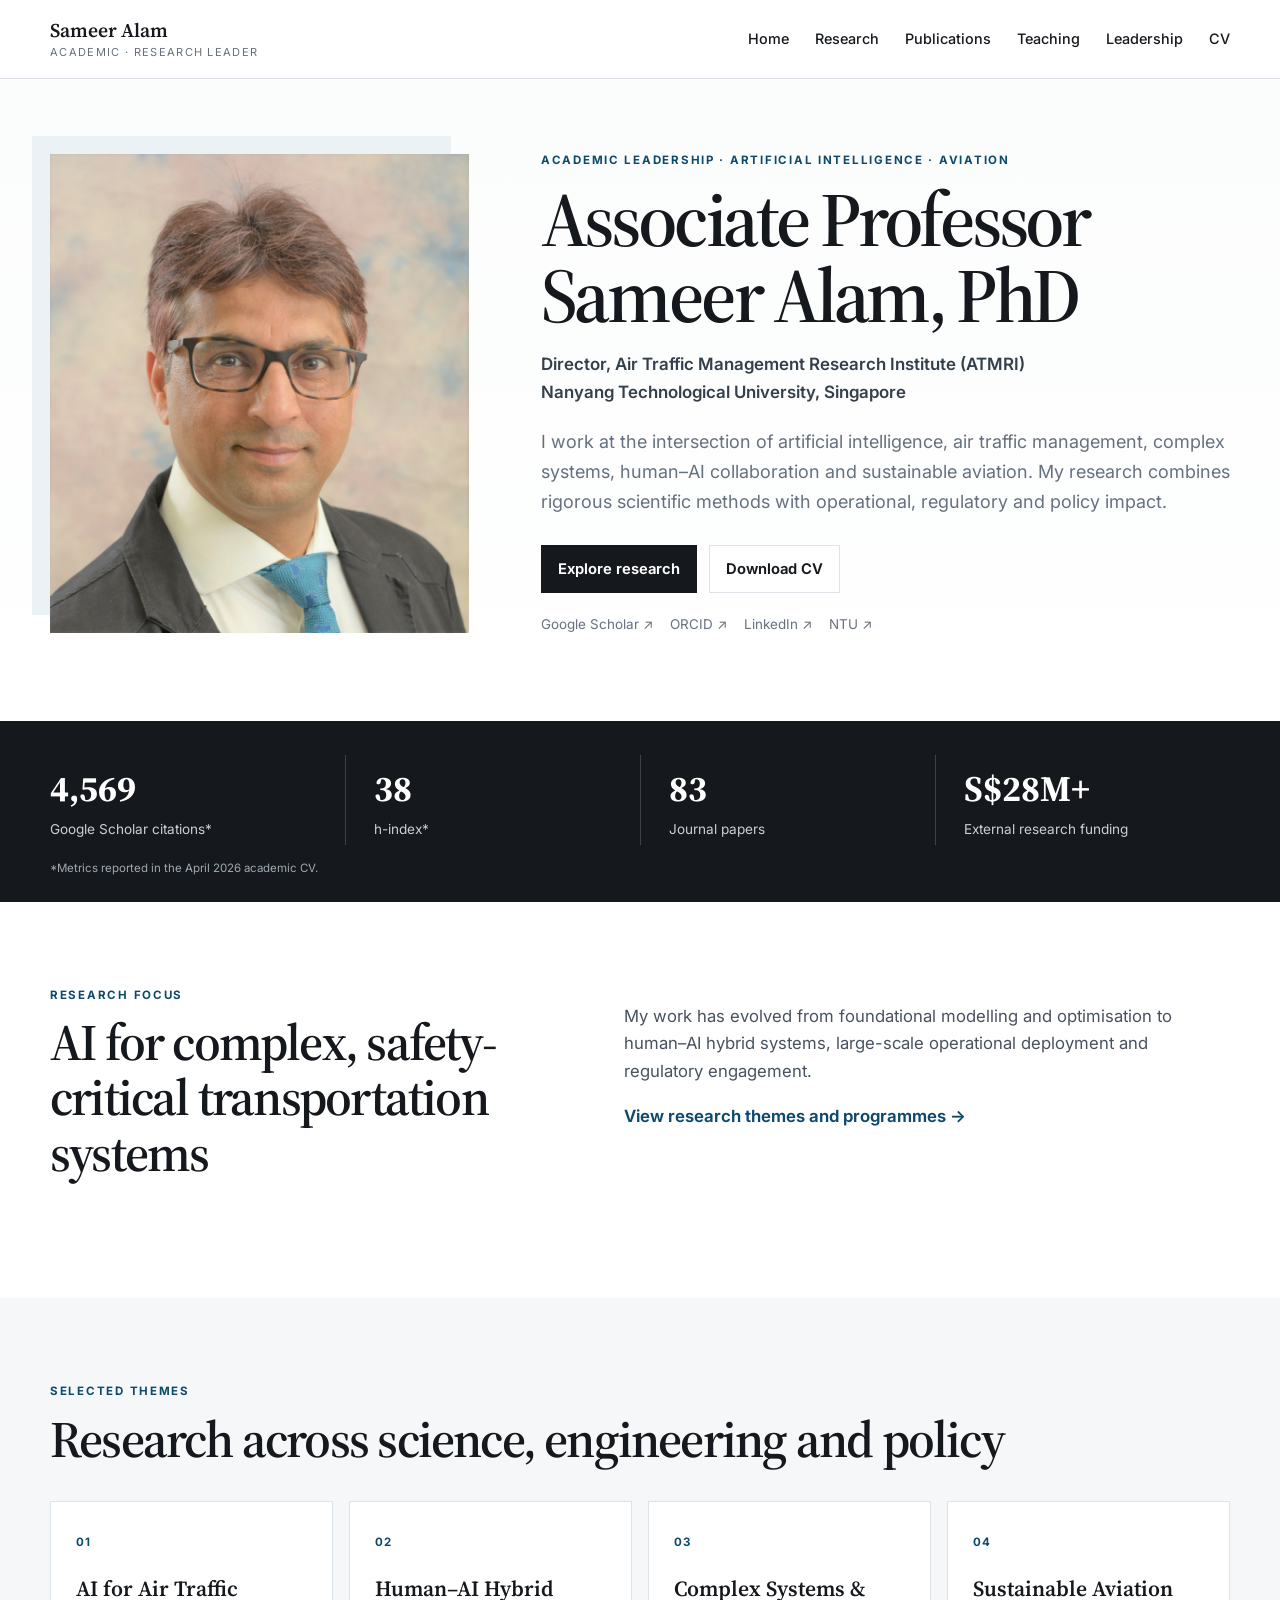
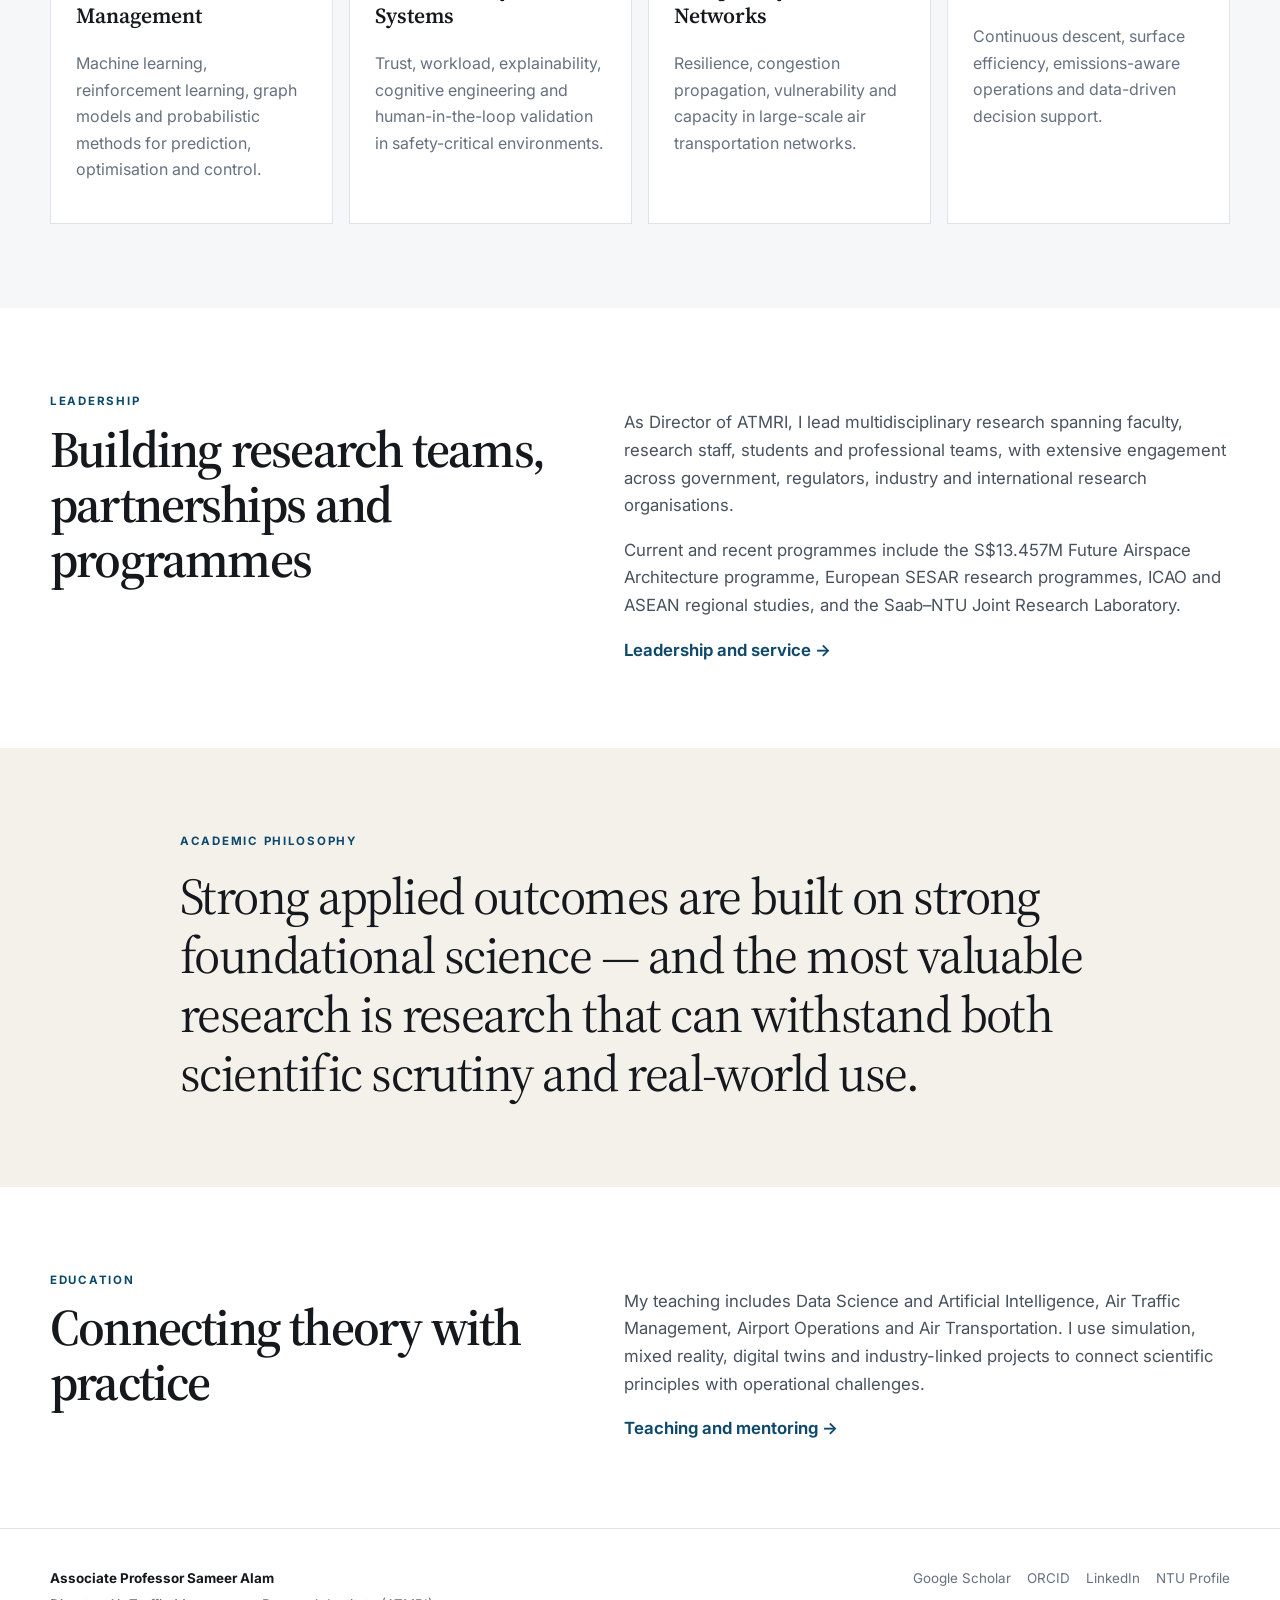
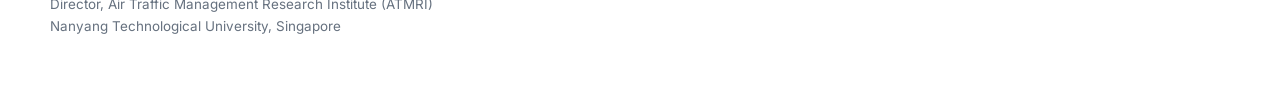
<file: index.html>
<!doctype html>
<html lang="en">
<head>
<meta charset="utf-8">
<meta name="viewport" content="width=device-width, initial-scale=1">
<meta name="description" content="Academic profile of Associate Professor Sameer Alam, Director of ATMRI at Nanyang Technological University.">
<title>Academic Profile | Sameer Alam</title>
<link rel="preconnect" href="https://fonts.googleapis.com">
<link rel="preconnect" href="https://fonts.gstatic.com" crossorigin>
<link href="https://fonts.googleapis.com/css2?family=Inter:wght@400;500;600;700&family=Source+Serif+4:opsz,wght@8..60,500;8..60,600&display=swap" rel="stylesheet">
<link rel="stylesheet" href="styles.css">
</head>
<body>

<header class="site-header">
  <div class="shell nav-row">
    <a class="wordmark" href="index.html">
      <span class="wordmark-name">Sameer Alam</span>
      <span class="wordmark-role">Academic · Research Leader</span>
    </a>
    <button class="nav-toggle" aria-label="Toggle menu" onclick="document.body.classList.toggle('nav-open')">Menu</button>
    <nav class="main-nav">
      <a href="index.html">Home</a>
      <a href="research.html">Research</a>
      <a href="publications.html">Publications</a>
      <a href="teaching.html">Teaching</a>
      <a href="leadership.html">Leadership</a>
      <a href="cv.html">CV</a>
    </nav>
  </div>
</header>

<main>
<section class="hero">
  <div class="shell hero-grid">
    <div class="hero-photo-wrap">
      <img class="hero-photo" src="sameer-alam.jpg" alt="Associate Professor Sameer Alam">
    </div>
    <div class="hero-copy-block">
      <div class="kicker">Academic leadership · Artificial intelligence · Aviation</div>
      <h1>Associate Professor<br>Sameer Alam, PhD</h1>
      <p class="hero-role">Director, Air Traffic Management Research Institute (ATMRI)<br>Nanyang Technological University, Singapore</p>
      <p class="hero-summary">I work at the intersection of artificial intelligence, air traffic management, complex systems, human–AI collaboration and sustainable aviation. My research combines rigorous scientific methods with operational, regulatory and policy impact.</p>
      <div class="hero-actions">
        <a class="btn btn-dark" href="research.html">Explore research</a>
        <a class="btn btn-light" href="Sameer_Alam_CV.pdf" target="_blank">Download CV</a>
      </div>
      <div class="profile-links">
        <a href="https://scholar.google.com/citations?user=5W6FyV0AAAAJ&hl=en" target="_blank" rel="noopener">Google Scholar ↗</a>
        <a href="https://orcid.org/0000-0002-7379-8223" target="_blank" rel="noopener">ORCID ↗</a>
        <a href="https://sg.linkedin.com/in/dr-sameer-alam-151388a1" target="_blank" rel="noopener">LinkedIn ↗</a>
        <a href="https://www.ntu.edu.sg/atmri/about-us/our-people" target="_blank" rel="noopener">NTU ↗</a>
      </div>
    </div>
  </div>
</section>

<section class="stats-band">
  <div class="shell stats-grid">
    <div><strong>4,569</strong><span>Google Scholar citations*</span></div>
    <div><strong>38</strong><span>h-index*</span></div>
    <div><strong>83</strong><span>Journal papers</span></div>
    <div><strong>S$28M+</strong><span>External research funding</span></div>
  </div>
  <div class="shell stats-note">*Metrics reported in the April 2026 academic CV.</div>
</section>

<section class="section">
  <div class="shell intro-grid">
    <div>
      <div class="eyebrow">Research focus</div>
      <h2>AI for complex, safety-critical transportation systems</h2>
    </div>
    <div class="intro-copy">
      <p>My work has evolved from foundational modelling and optimisation to human–AI hybrid systems, large-scale operational deployment and regulatory engagement.</p>
      <a class="arrow-link" href="research.html">View research themes and programmes →</a>
    </div>
  </div>
</section>

<section class="section section-soft">
  <div class="shell">
    <div class="section-heading-row">
      <div>
        <div class="eyebrow">Selected themes</div>
        <h2>Research across science, engineering and policy</h2>
      </div>
    </div>
    <div class="feature-grid">
      <article class="feature-card">
        <span>01</span>
        <h3>AI for Air Traffic Management</h3>
        <p>Machine learning, reinforcement learning, graph models and probabilistic methods for prediction, optimisation and control.</p>
      </article>
      <article class="feature-card">
        <span>02</span>
        <h3>Human–AI Hybrid Systems</h3>
        <p>Trust, workload, explainability, cognitive engineering and human-in-the-loop validation in safety-critical environments.</p>
      </article>
      <article class="feature-card">
        <span>03</span>
        <h3>Complex Systems & Networks</h3>
        <p>Resilience, congestion propagation, vulnerability and capacity in large-scale air transportation networks.</p>
      </article>
      <article class="feature-card">
        <span>04</span>
        <h3>Sustainable Aviation</h3>
        <p>Continuous descent, surface efficiency, emissions-aware operations and data-driven decision support.</p>
      </article>
    </div>
  </div>
</section>

<section class="section">
  <div class="shell two-col">
    <div>
      <div class="eyebrow">Leadership</div>
      <h2>Building research teams, partnerships and programmes</h2>
    </div>
    <div>
      <p>As Director of ATMRI, I lead multidisciplinary research spanning faculty, research staff, students and professional teams, with extensive engagement across government, regulators, industry and international research organisations.</p>
      <p>Current and recent programmes include the S$13.457M Future Airspace Architecture programme, European SESAR research programmes, ICAO and ASEAN regional studies, and the Saab–NTU Joint Research Laboratory.</p>
      <a class="arrow-link" href="leadership.html">Leadership and service →</a>
    </div>
  </div>
</section>

<section class="section section-accent">
  <div class="shell quote-block">
    <div class="eyebrow">Academic philosophy</div>
    <blockquote>Strong applied outcomes are built on strong foundational science — and the most valuable research is research that can withstand both scientific scrutiny and real-world use.</blockquote>
  </div>
</section>

<section class="section">
  <div class="shell two-col">
    <div>
      <div class="eyebrow">Education</div>
      <h2>Connecting theory with practice</h2>
    </div>
    <div>
      <p>My teaching includes Data Science and Artificial Intelligence, Air Traffic Management, Airport Operations and Air Transportation. I use simulation, mixed reality, digital twins and industry-linked projects to connect scientific principles with operational challenges.</p>
      <a class="arrow-link" href="teaching.html">Teaching and mentoring →</a>
    </div>
  </div>
</section>
</main>

<footer class="site-footer">
  <div class="shell footer-grid">
    <div>
      <div class="footer-name">Associate Professor Sameer Alam</div>
      <div>Director, Air Traffic Management Research Institute (ATMRI)</div>
      <div>Nanyang Technological University, Singapore</div>
    </div>
    <div class="footer-links">
      <a href="https://scholar.google.com/citations?user=5W6FyV0AAAAJ&hl=en" target="_blank" rel="noopener">Google Scholar</a>
      <a href="https://orcid.org/0000-0002-7379-8223" target="_blank" rel="noopener">ORCID</a>
      <a href="https://sg.linkedin.com/in/dr-sameer-alam-151388a1" target="_blank" rel="noopener">LinkedIn</a>
      <a href="https://www.ntu.edu.sg/atmri/about-us/our-people" target="_blank" rel="noopener">NTU Profile</a>
    </div>
  </div>
</footer>
</body>
</html>
</file>
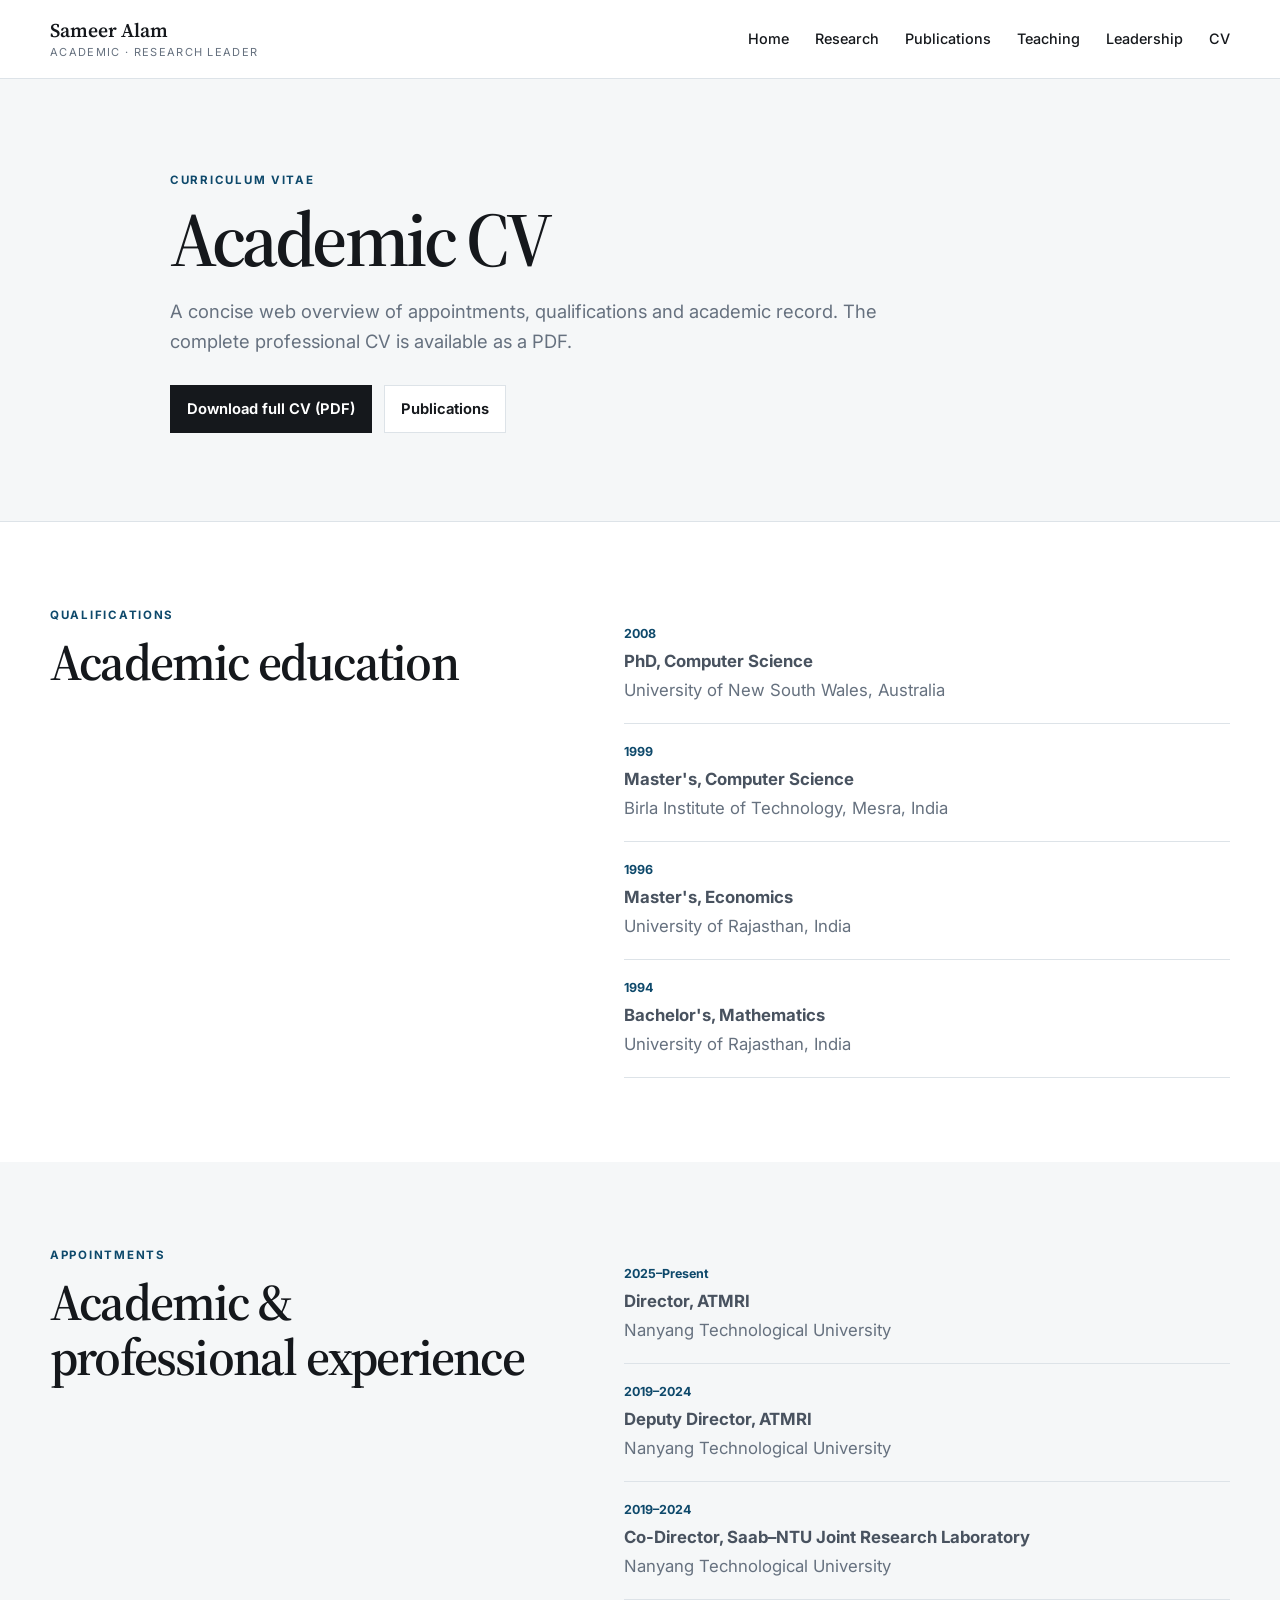
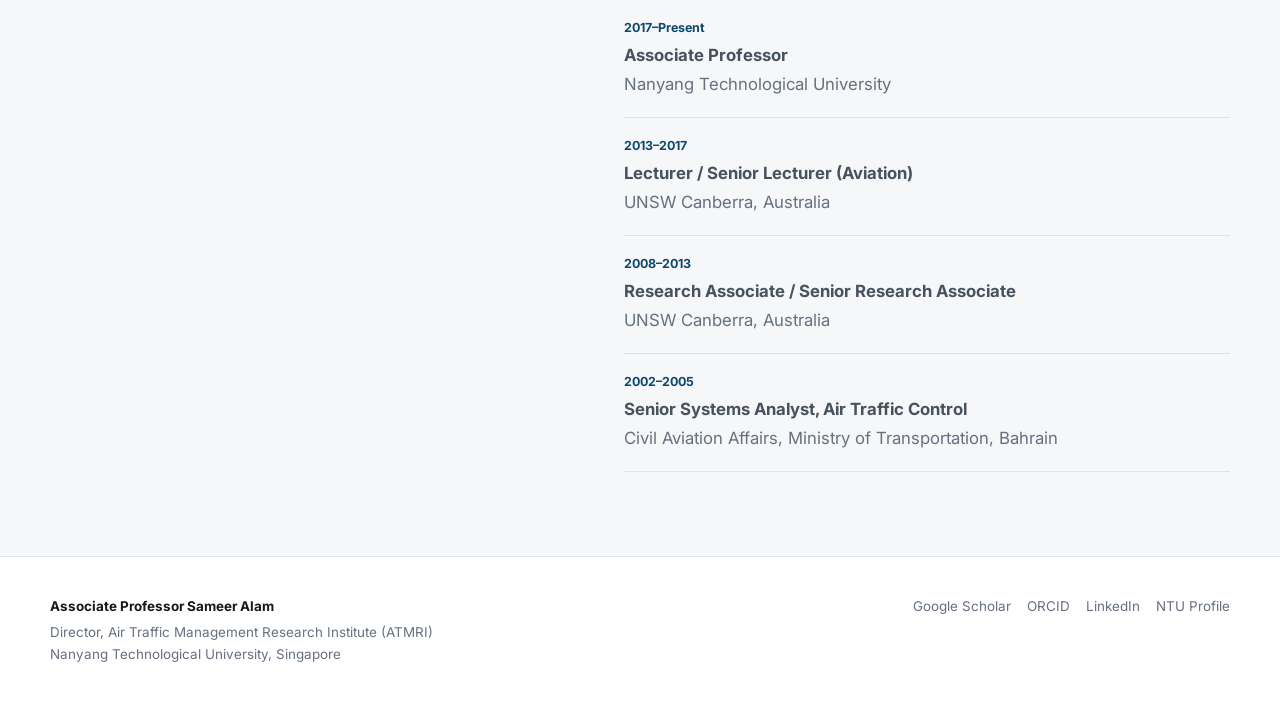
<file: cv.html>
<!doctype html>
<html lang="en">
<head>
<meta charset="utf-8">
<meta name="viewport" content="width=device-width, initial-scale=1">
<meta name="description" content="Curriculum vitae of Associate Professor Sameer Alam.">
<title>Curriculum Vitae | Sameer Alam</title>
<link rel="preconnect" href="https://fonts.googleapis.com">
<link rel="preconnect" href="https://fonts.gstatic.com" crossorigin>
<link href="https://fonts.googleapis.com/css2?family=Inter:wght@400;500;600;700&family=Source+Serif+4:opsz,wght@8..60,500;8..60,600&display=swap" rel="stylesheet">
<link rel="stylesheet" href="styles.css">
</head>
<body>

<header class="site-header">
  <div class="shell nav-row">
    <a class="wordmark" href="index.html">
      <span class="wordmark-name">Sameer Alam</span>
      <span class="wordmark-role">Academic · Research Leader</span>
    </a>
    <button class="nav-toggle" aria-label="Toggle menu" onclick="document.body.classList.toggle('nav-open')">Menu</button>
    <nav class="main-nav">
      <a href="index.html">Home</a>
      <a href="research.html">Research</a>
      <a href="publications.html">Publications</a>
      <a href="teaching.html">Teaching</a>
      <a href="leadership.html">Leadership</a>
      <a href="cv.html">CV</a>
    </nav>
  </div>
</header>

<main>
<section class="page-hero">
  <div class="shell page-hero-inner">
    <div class="kicker">Curriculum Vitae</div>
    <h1>Academic CV</h1>
    <p>A concise web overview of appointments, qualifications and academic record. The complete professional CV is available as a PDF.</p>
    <div class="hero-actions">
      <a class="btn btn-dark" href="Sameer_Alam_CV.pdf" target="_blank">Download full CV (PDF)</a>
      <a class="btn btn-light" href="publications.html">Publications</a>
    </div>
  </div>
</section>

<section class="section">
  <div class="shell two-col">
    <div><div class="eyebrow">Qualifications</div><h2>Academic education</h2></div>
    <div class="cv-list">
      <div><span>2008</span><strong>PhD, Computer Science</strong><p>University of New South Wales, Australia</p></div>
      <div><span>1999</span><strong>Master's, Computer Science</strong><p>Birla Institute of Technology, Mesra, India</p></div>
      <div><span>1996</span><strong>Master's, Economics</strong><p>University of Rajasthan, India</p></div>
      <div><span>1994</span><strong>Bachelor's, Mathematics</strong><p>University of Rajasthan, India</p></div>
    </div>
  </div>
</section>

<section class="section section-soft">
  <div class="shell two-col">
    <div><div class="eyebrow">Appointments</div><h2>Academic & professional experience</h2></div>
    <div class="cv-list">
      <div><span>2025–Present</span><strong>Director, ATMRI</strong><p>Nanyang Technological University</p></div>
      <div><span>2019–2024</span><strong>Deputy Director, ATMRI</strong><p>Nanyang Technological University</p></div>
      <div><span>2019–2024</span><strong>Co-Director, Saab–NTU Joint Research Laboratory</strong><p>Nanyang Technological University</p></div>
      <div><span>2017–Present</span><strong>Associate Professor</strong><p>Nanyang Technological University</p></div>
      <div><span>2013–2017</span><strong>Lecturer / Senior Lecturer (Aviation)</strong><p>UNSW Canberra, Australia</p></div>
      <div><span>2008–2013</span><strong>Research Associate / Senior Research Associate</strong><p>UNSW Canberra, Australia</p></div>
      <div><span>2002–2005</span><strong>Senior Systems Analyst, Air Traffic Control</strong><p>Civil Aviation Affairs, Ministry of Transportation, Bahrain</p></div>
    </div>
  </div>
</section>
</main>

<footer class="site-footer">
  <div class="shell footer-grid">
    <div>
      <div class="footer-name">Associate Professor Sameer Alam</div>
      <div>Director, Air Traffic Management Research Institute (ATMRI)</div>
      <div>Nanyang Technological University, Singapore</div>
    </div>
    <div class="footer-links">
      <a href="https://scholar.google.com/citations?user=5W6FyV0AAAAJ&hl=en" target="_blank" rel="noopener">Google Scholar</a>
      <a href="https://orcid.org/0000-0002-7379-8223" target="_blank" rel="noopener">ORCID</a>
      <a href="https://sg.linkedin.com/in/dr-sameer-alam-151388a1" target="_blank" rel="noopener">LinkedIn</a>
      <a href="https://www.ntu.edu.sg/atmri/about-us/our-people" target="_blank" rel="noopener">NTU Profile</a>
    </div>
  </div>
</footer>
</body>
</html>
</file>
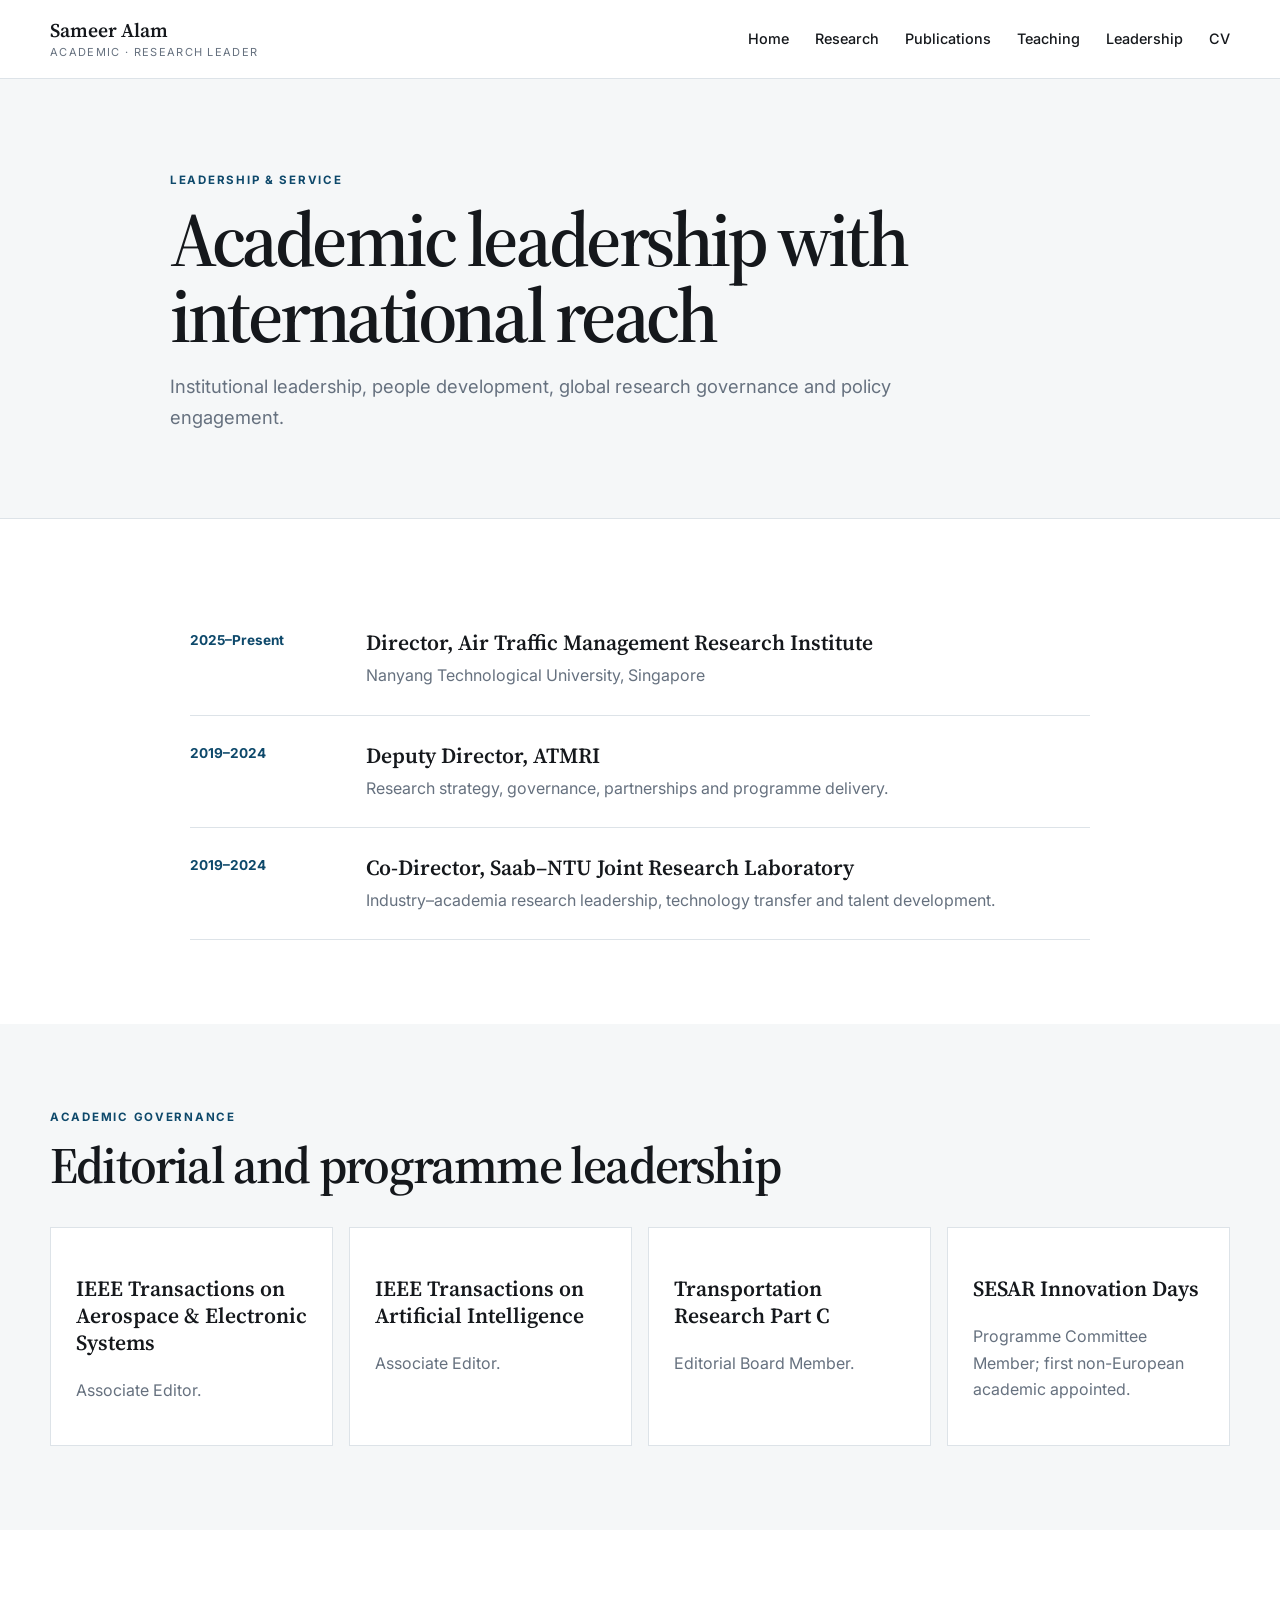
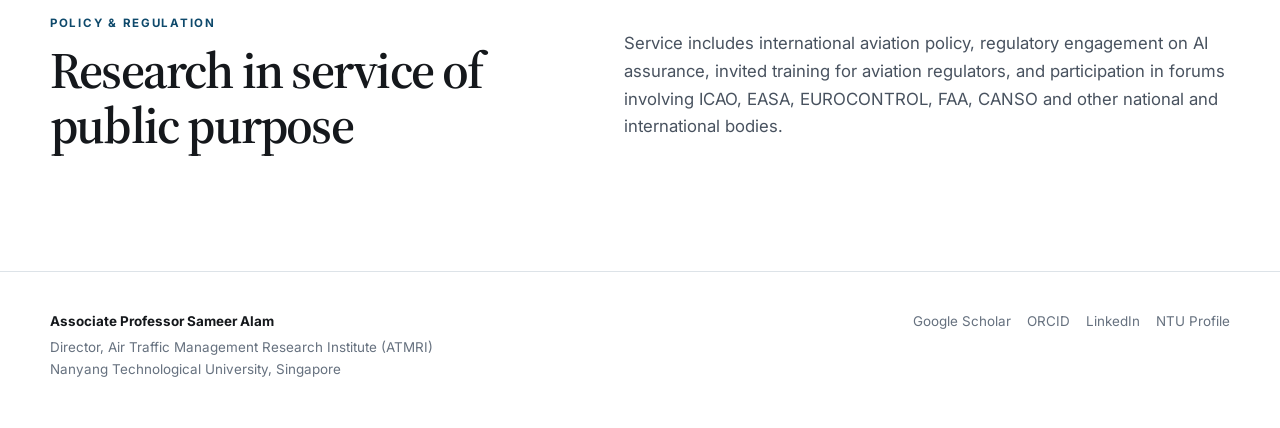
<file: leadership.html>
<!doctype html>
<html lang="en">
<head>
<meta charset="utf-8">
<meta name="viewport" content="width=device-width, initial-scale=1">
<meta name="description" content="Leadership, service and professional engagement of Associate Professor Sameer Alam.">
<title>Leadership | Sameer Alam</title>
<link rel="preconnect" href="https://fonts.googleapis.com">
<link rel="preconnect" href="https://fonts.gstatic.com" crossorigin>
<link href="https://fonts.googleapis.com/css2?family=Inter:wght@400;500;600;700&family=Source+Serif+4:opsz,wght@8..60,500;8..60,600&display=swap" rel="stylesheet">
<link rel="stylesheet" href="styles.css">
</head>
<body>

<header class="site-header">
  <div class="shell nav-row">
    <a class="wordmark" href="index.html">
      <span class="wordmark-name">Sameer Alam</span>
      <span class="wordmark-role">Academic · Research Leader</span>
    </a>
    <button class="nav-toggle" aria-label="Toggle menu" onclick="document.body.classList.toggle('nav-open')">Menu</button>
    <nav class="main-nav">
      <a href="index.html">Home</a>
      <a href="research.html">Research</a>
      <a href="publications.html">Publications</a>
      <a href="teaching.html">Teaching</a>
      <a href="leadership.html">Leadership</a>
      <a href="cv.html">CV</a>
    </nav>
  </div>
</header>

<main>
<section class="page-hero">
  <div class="shell page-hero-inner">
    <div class="kicker">Leadership & Service</div>
    <h1>Academic leadership with international reach</h1>
    <p>Institutional leadership, people development, global research governance and policy engagement.</p>
  </div>
</section>

<section class="section">
  <div class="shell timeline">
    <article><div class="year">2025–Present</div><div><h3>Director, Air Traffic Management Research Institute</h3><p>Nanyang Technological University, Singapore</p></div></article>
    <article><div class="year">2019–2024</div><div><h3>Deputy Director, ATMRI</h3><p>Research strategy, governance, partnerships and programme delivery.</p></div></article>
    <article><div class="year">2019–2024</div><div><h3>Co-Director, Saab–NTU Joint Research Laboratory</h3><p>Industry–academia research leadership, technology transfer and talent development.</p></div></article>
  </div>
</section>

<section class="section section-soft">
  <div class="shell">
    <div class="eyebrow">Academic governance</div>
    <h2>Editorial and programme leadership</h2>
    <div class="service-grid">
      <article><h3>IEEE Transactions on Aerospace & Electronic Systems</h3><p>Associate Editor.</p></article>
      <article><h3>IEEE Transactions on Artificial Intelligence</h3><p>Associate Editor.</p></article>
      <article><h3>Transportation Research Part C</h3><p>Editorial Board Member.</p></article>
      <article><h3>SESAR Innovation Days</h3><p>Programme Committee Member; first non-European academic appointed.</p></article>
    </div>
  </div>
</section>

<section class="section">
  <div class="shell two-col">
    <div><div class="eyebrow">Policy & regulation</div><h2>Research in service of public purpose</h2></div>
    <div><p>Service includes international aviation policy, regulatory engagement on AI assurance, invited training for aviation regulators, and participation in forums involving ICAO, EASA, EUROCONTROL, FAA, CANSO and other national and international bodies.</p></div>
  </div>
</section>
</main>

<footer class="site-footer">
  <div class="shell footer-grid">
    <div>
      <div class="footer-name">Associate Professor Sameer Alam</div>
      <div>Director, Air Traffic Management Research Institute (ATMRI)</div>
      <div>Nanyang Technological University, Singapore</div>
    </div>
    <div class="footer-links">
      <a href="https://scholar.google.com/citations?user=5W6FyV0AAAAJ&hl=en" target="_blank" rel="noopener">Google Scholar</a>
      <a href="https://orcid.org/0000-0002-7379-8223" target="_blank" rel="noopener">ORCID</a>
      <a href="https://sg.linkedin.com/in/dr-sameer-alam-151388a1" target="_blank" rel="noopener">LinkedIn</a>
      <a href="https://www.ntu.edu.sg/atmri/about-us/our-people" target="_blank" rel="noopener">NTU Profile</a>
    </div>
  </div>
</footer>
</body>
</html>
</file>
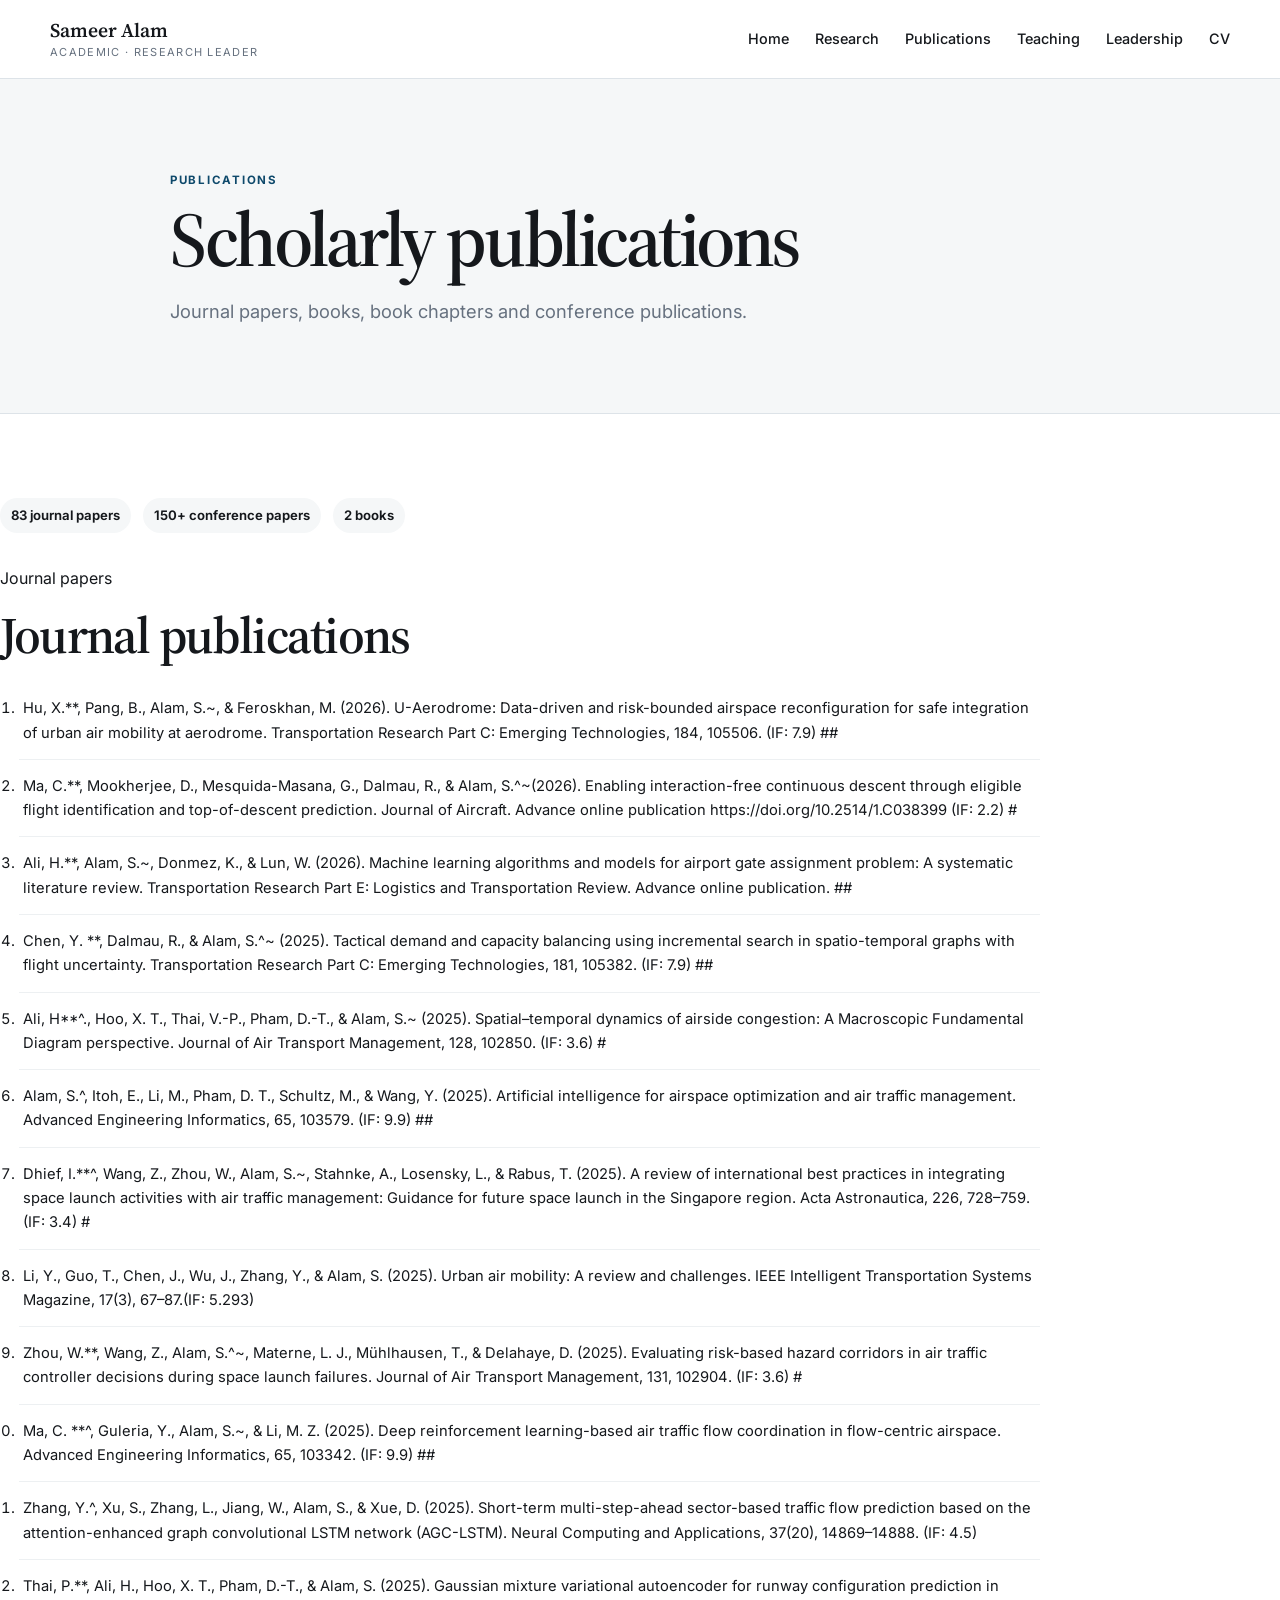
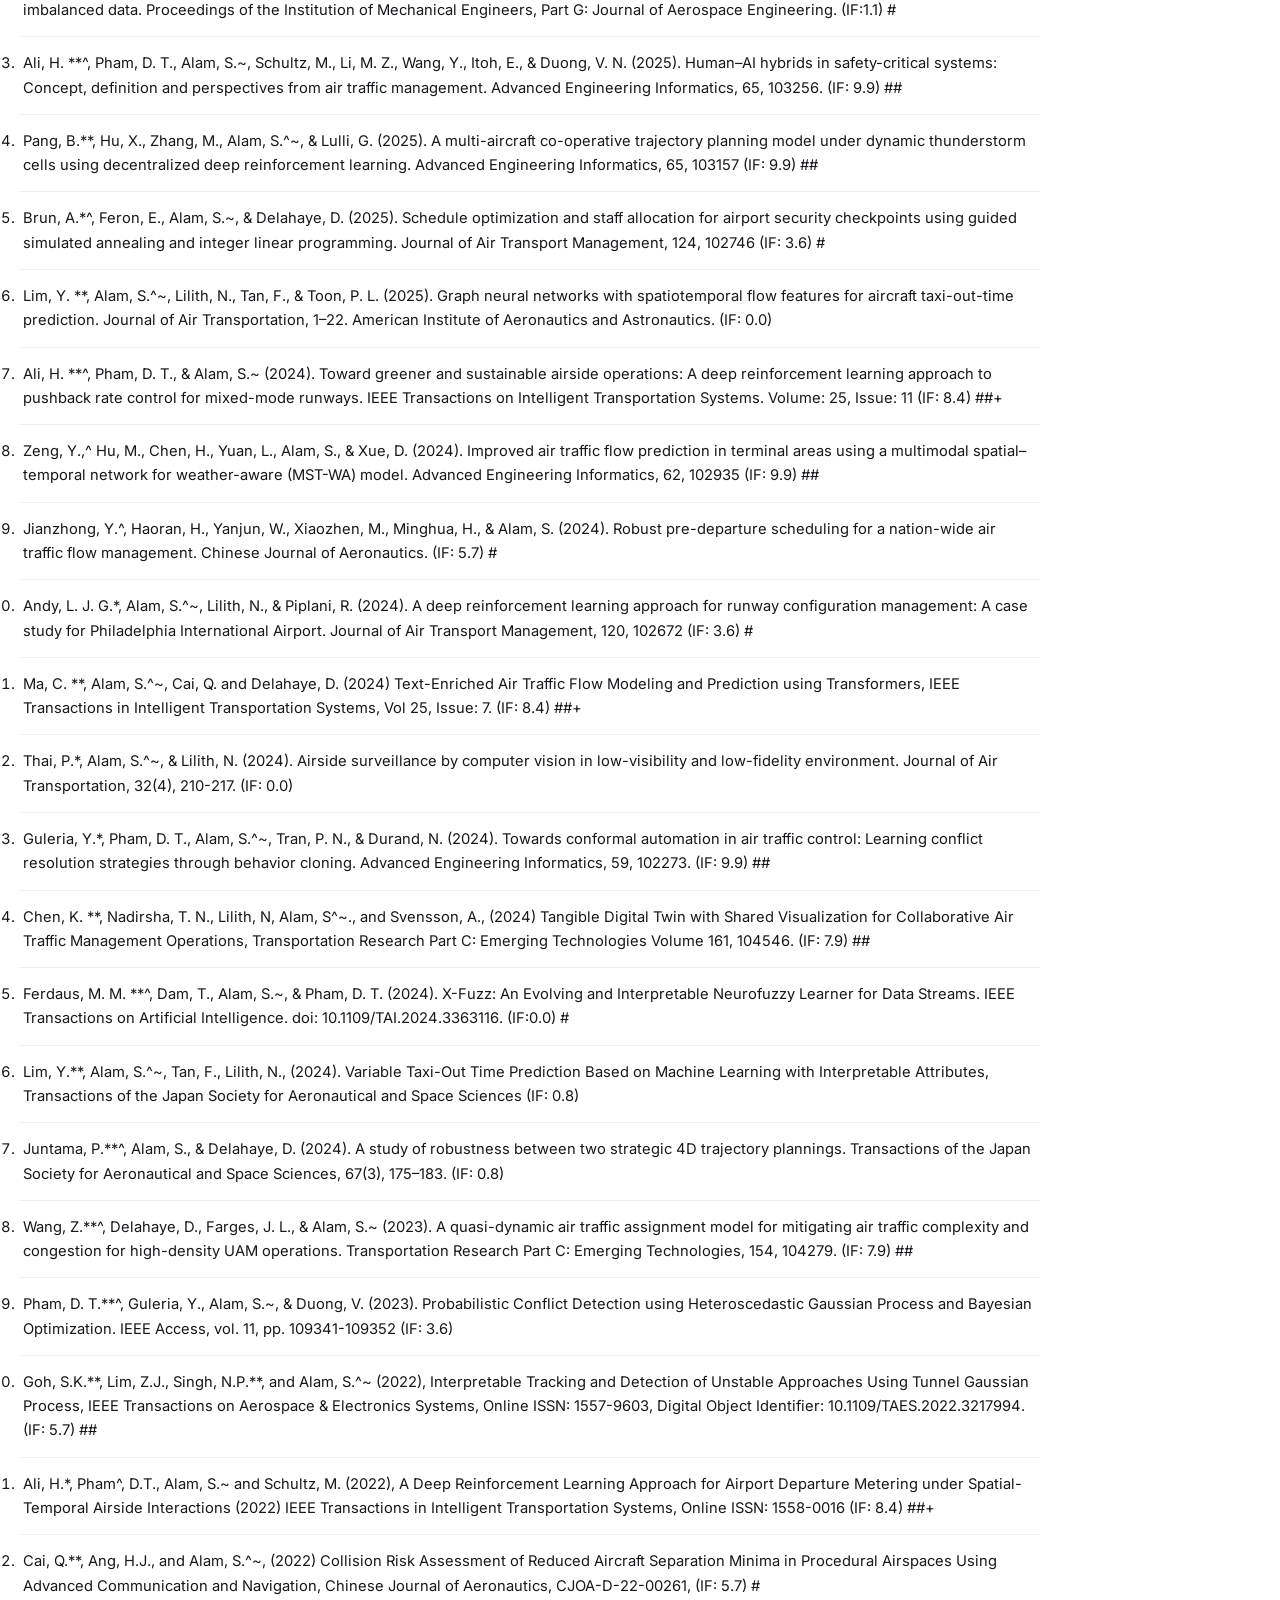
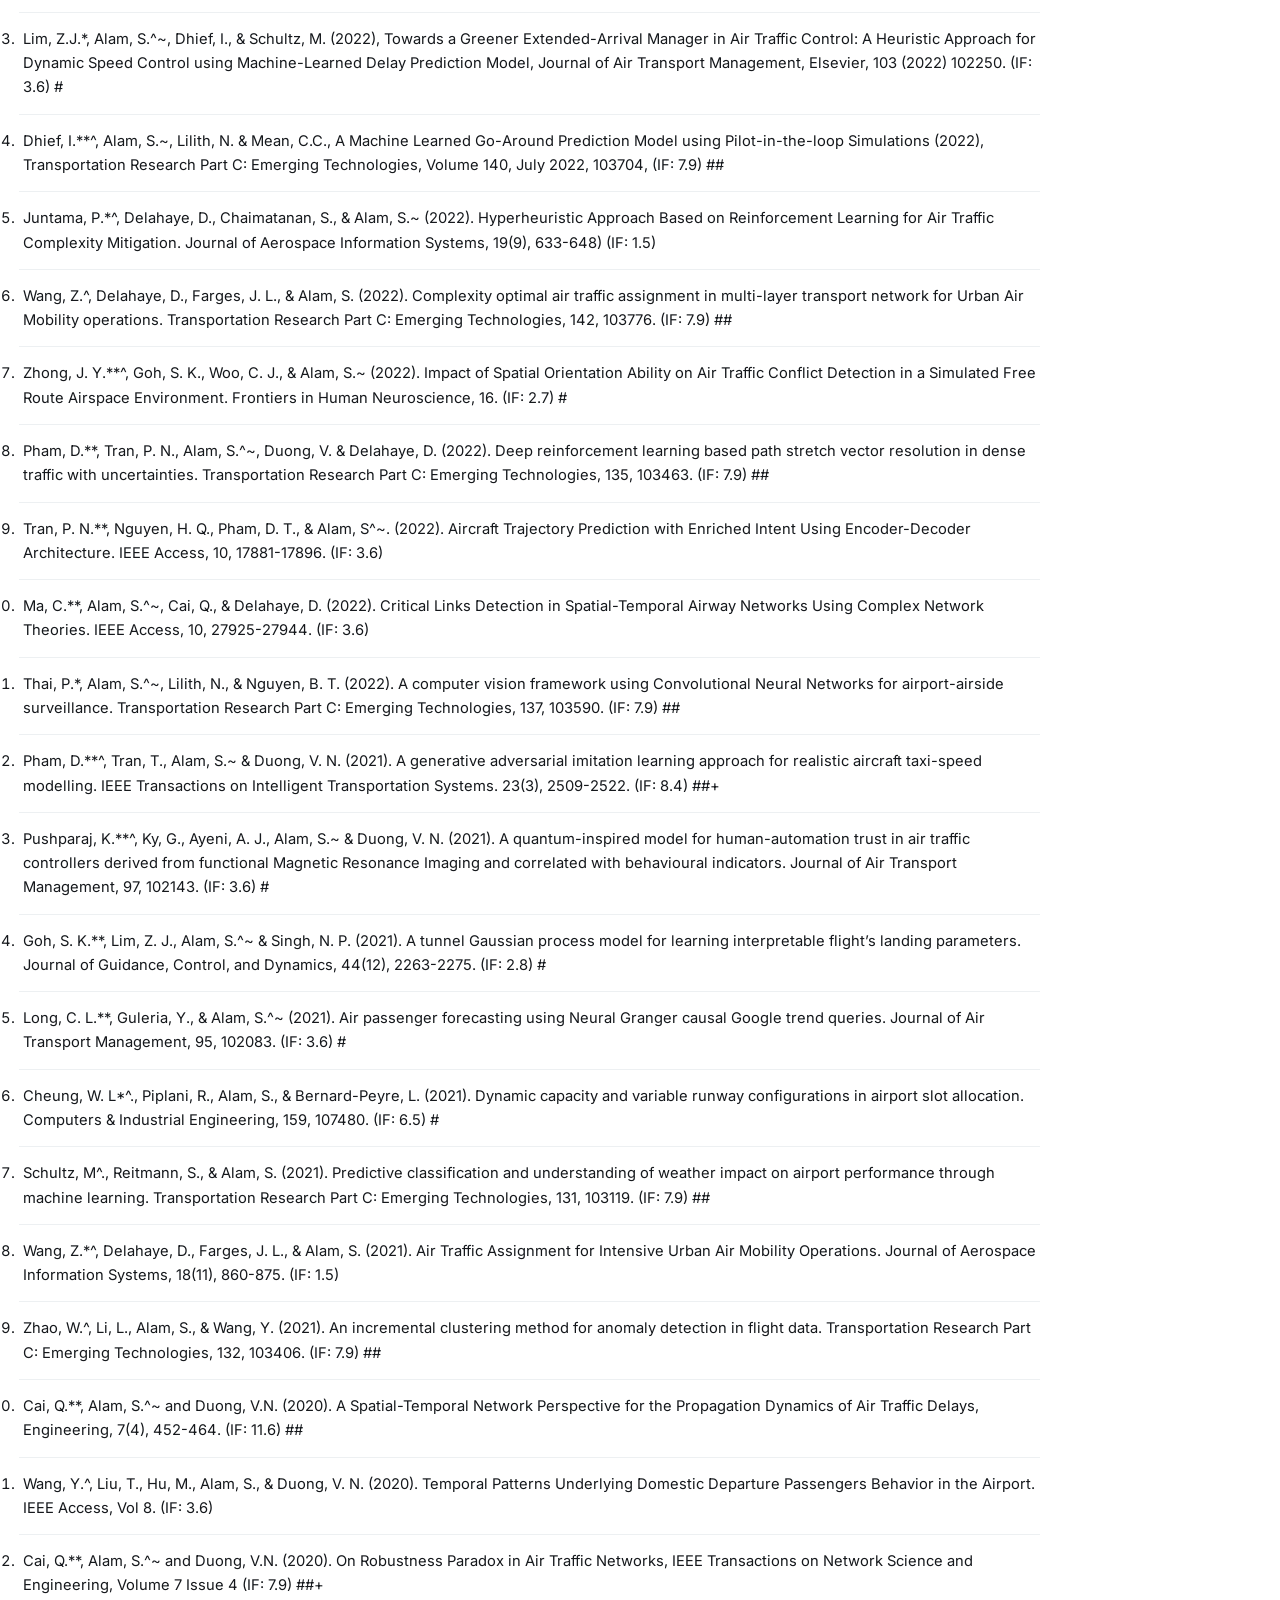
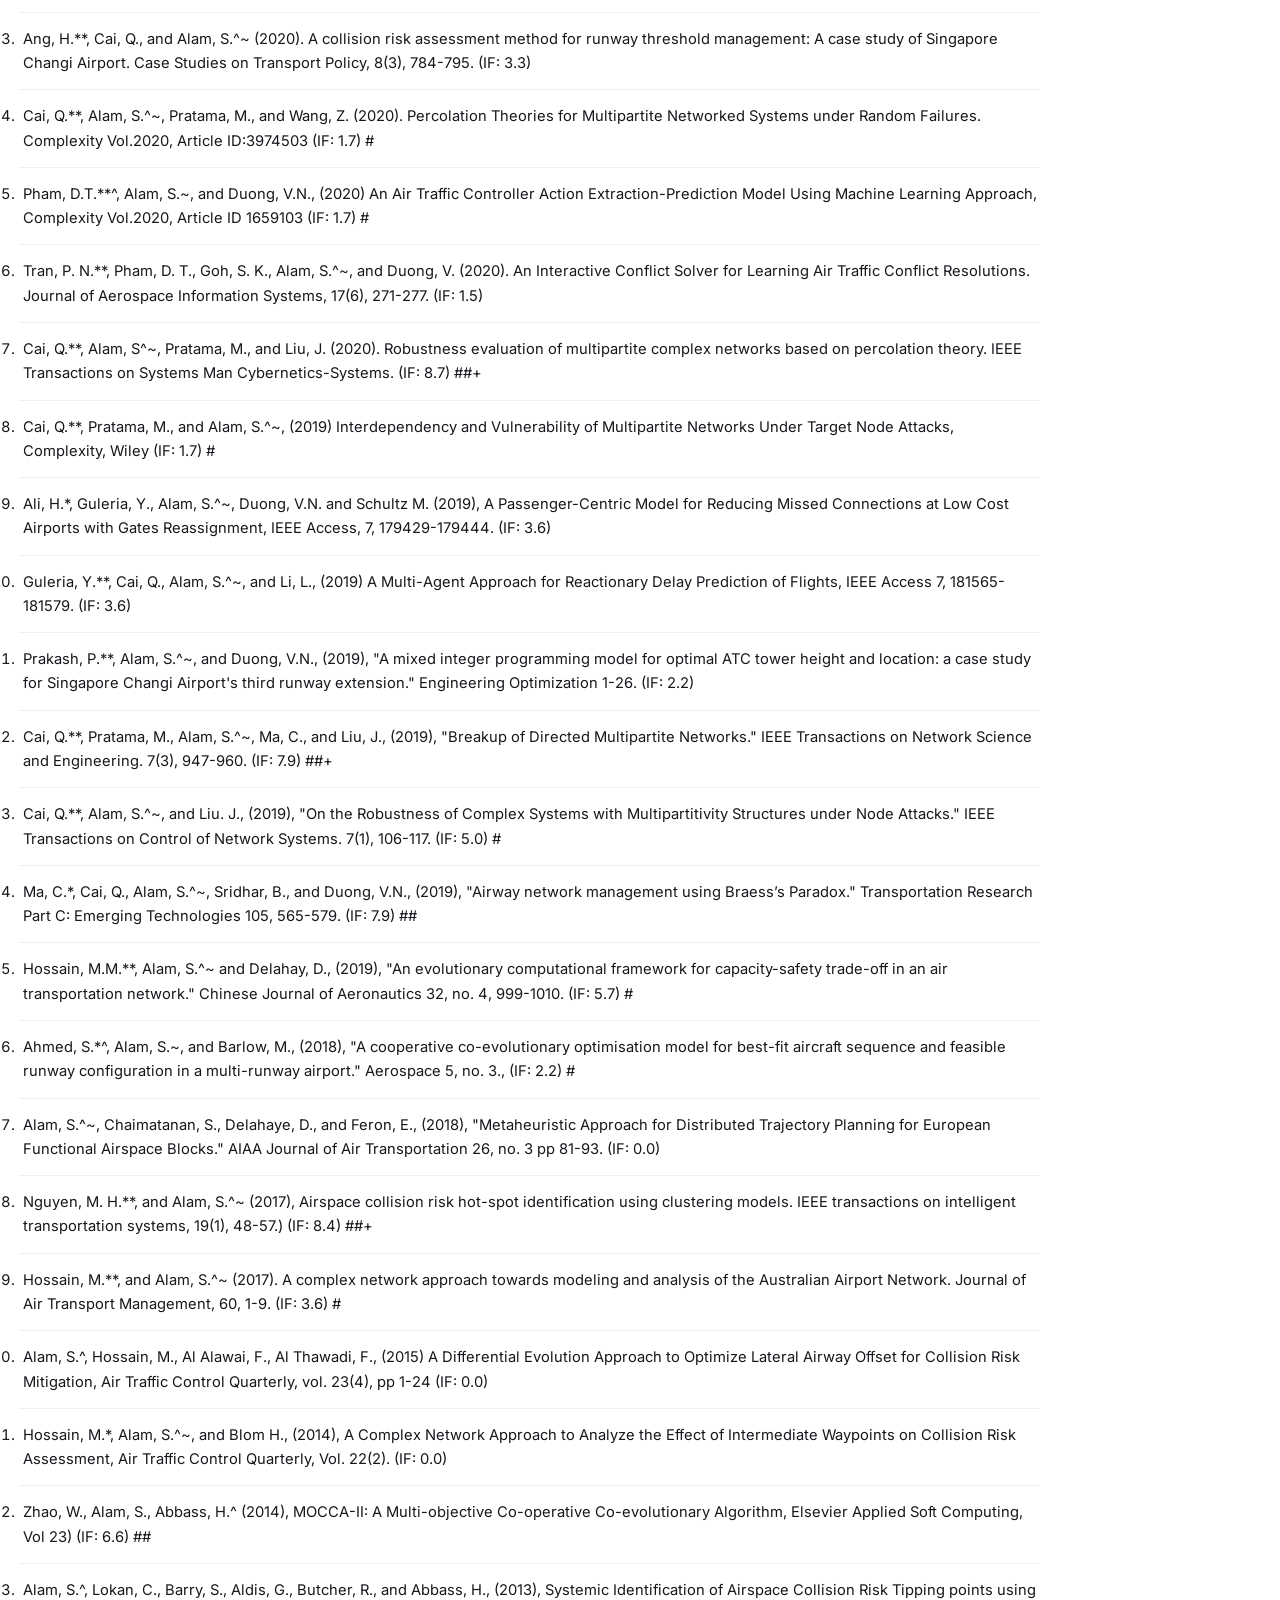
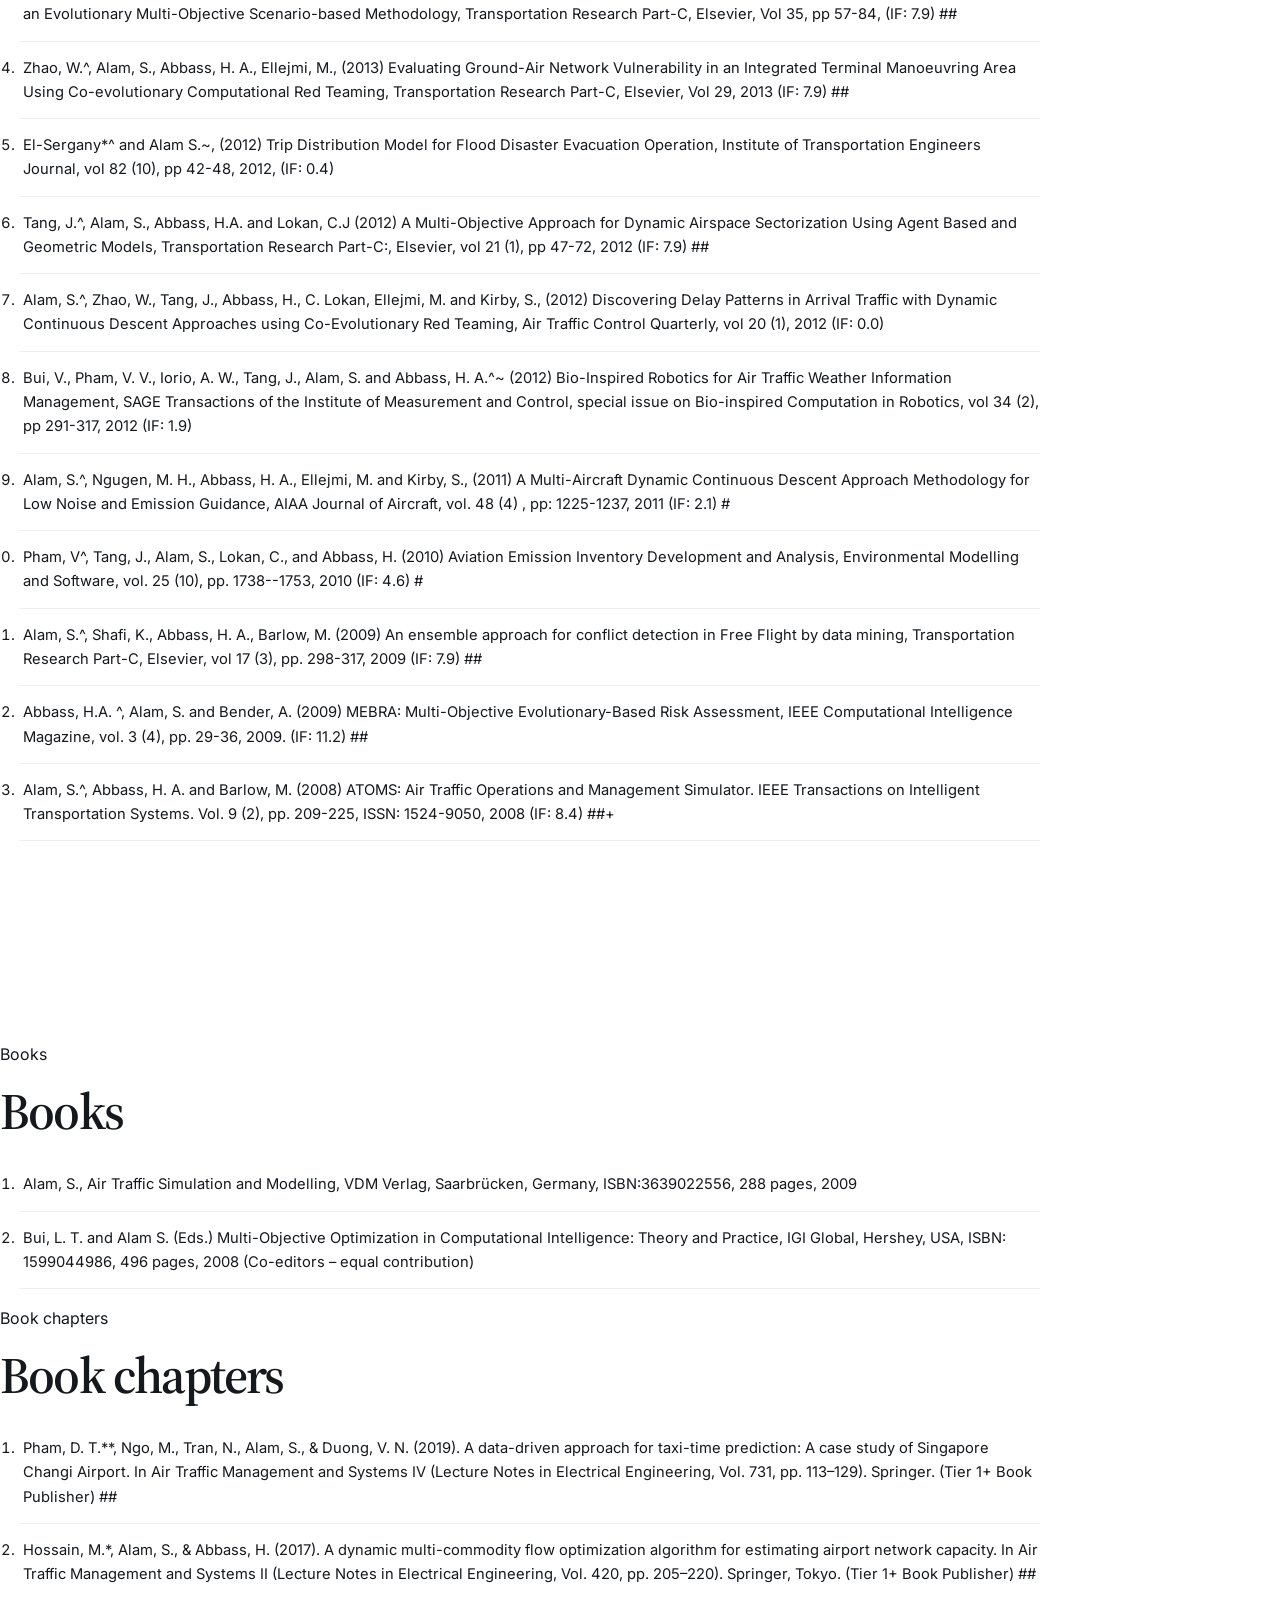
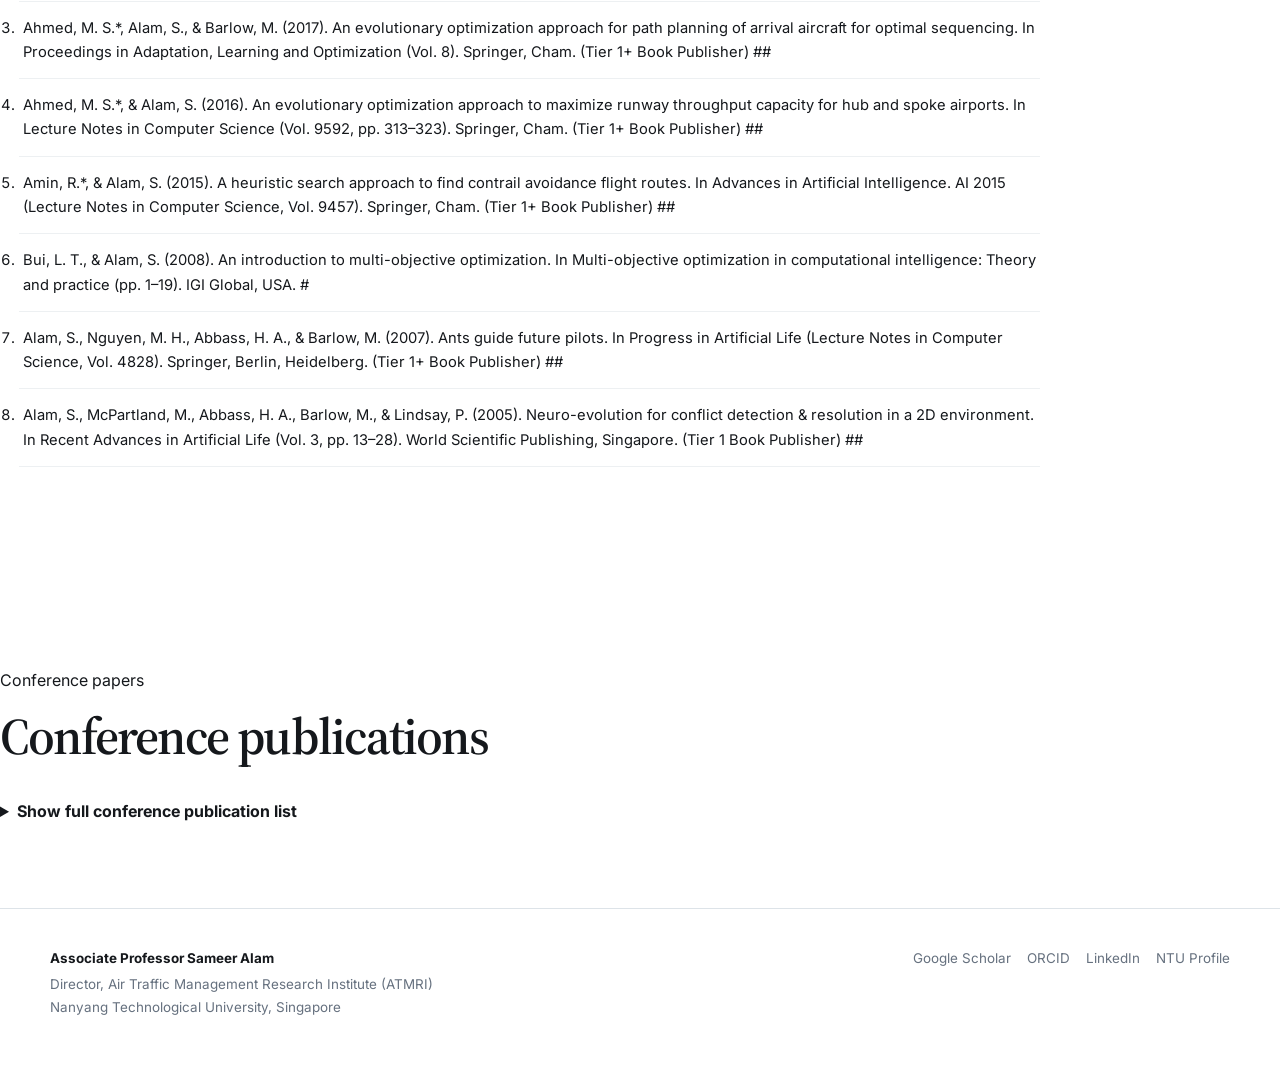
<file: publications.html>
<!doctype html>
<html lang="en">
<head>
<meta charset="utf-8">
<meta name="viewport" content="width=device-width, initial-scale=1">
<meta name="description" content="Publications of Associate Professor Sameer Alam.">
<title>Publications | Sameer Alam</title>
<link rel="preconnect" href="https://fonts.googleapis.com">
<link rel="preconnect" href="https://fonts.gstatic.com" crossorigin>
<link href="https://fonts.googleapis.com/css2?family=Inter:wght@400;500;600;700&family=Source+Serif+4:opsz,wght@8..60,500;8..60,600&display=swap" rel="stylesheet">
<link rel="stylesheet" href="styles.css">
</head>
<body>

<header class="site-header">
  <div class="shell nav-row">
    <a class="wordmark" href="index.html">
      <span class="wordmark-name">Sameer Alam</span>
      <span class="wordmark-role">Academic · Research Leader</span>
    </a>
    <button class="nav-toggle" aria-label="Toggle menu" onclick="document.body.classList.toggle('nav-open')">Menu</button>
    <nav class="main-nav">
      <a href="index.html">Home</a>
      <a href="research.html">Research</a>
      <a href="publications.html">Publications</a>
      <a href="teaching.html">Teaching</a>
      <a href="leadership.html">Leadership</a>
      <a href="cv.html">CV</a>
    </nav>
  </div>
</header>

<main>
<section class="page-hero">
  <div class="shell page-hero-inner">
    <div class="kicker">Publications</div>
    <h1>Scholarly publications</h1>
    <p>Journal papers, books, book chapters and conference publications.</p>
  </div>
</section>


<section class="section"><div class="container">
<div class="publication-stats"><span>83 journal papers</span><span>150+ conference papers</span><span>2 books</span></div>
<p class="section-label">Journal papers</p>
<h2>Journal publications</h2>
<ol class="pub-list"><li>Hu, X.**, Pang, B., Alam, S.~, &amp; Feroskhan, M. (2026). U-Aerodrome: Data-driven and risk-bounded airspace reconfiguration for safe integration of urban air mobility at aerodrome. Transportation Research Part C: Emerging Technologies, 184, 105506. (IF: 7.9) ##</li><li>Ma, C.**, Mookherjee, D., Mesquida-Masana, G., Dalmau, R., &amp; Alam, S.^~(2026). Enabling interaction-free continuous descent through eligible flight identification and top-of-descent prediction. Journal of Aircraft. Advance online publication https://doi.org/10.2514/1.C038399 (IF: 2.2) #</li><li>Ali, H.**, Alam, S.~, Donmez, K., &amp; Lun, W. (2026). Machine learning algorithms and models for airport gate assignment problem: A systematic literature review. Transportation Research Part E: Logistics and Transportation Review. Advance online publication. ##</li><li>Chen, Y. **, Dalmau, R., &amp; Alam, S.^~ (2025). Tactical demand and capacity balancing using incremental search in spatio-temporal graphs with flight uncertainty. Transportation Research Part C: Emerging Technologies, 181, 105382. (IF: 7.9) ##</li><li>Ali, H**^., Hoo, X. T., Thai, V.-P., Pham, D.-T., &amp; Alam, S.~ (2025). Spatial–temporal dynamics of airside congestion: A Macroscopic Fundamental Diagram perspective. Journal of Air Transport Management, 128, 102850. (IF: 3.6) #</li><li>Alam, S.^, Itoh, E., Li, M., Pham, D. T., Schultz, M., &amp; Wang, Y. (2025). Artificial intelligence for airspace optimization and air traffic management. Advanced Engineering Informatics, 65, 103579. (IF: 9.9) ##</li><li>Dhief, I.**^, Wang, Z., Zhou, W., Alam, S.~, Stahnke, A., Losensky, L., &amp; Rabus, T. (2025). A review of international best practices in integrating space launch activities with air traffic management: Guidance for future space launch in the Singapore region. Acta Astronautica, 226, 728–759. (IF: 3.4) #</li><li>Li, Y., Guo, T., Chen, J., Wu, J., Zhang, Y., &amp; Alam, S. (2025). Urban air mobility: A review and challenges. IEEE Intelligent Transportation Systems Magazine, 17(3), 67–87.(IF: 5.293)</li><li>Zhou, W.**, Wang, Z., Alam, S.^~, Materne, L. J., Mühlhausen, T., &amp; Delahaye, D. (2025). Evaluating risk-based hazard corridors in air traffic controller decisions during space launch failures. Journal of Air Transport Management, 131, 102904. (IF: 3.6) #</li><li>Ma, C. **^, Guleria, Y., Alam, S.~, &amp; Li, M. Z. (2025). Deep reinforcement learning-based air traffic flow coordination in flow-centric airspace. Advanced Engineering Informatics, 65, 103342. (IF: 9.9) ##</li><li>Zhang, Y.^, Xu, S., Zhang, L., Jiang, W., Alam, S., &amp; Xue, D. (2025). Short-term multi-step-ahead sector-based traffic flow prediction based on the attention-enhanced graph convolutional LSTM network (AGC-LSTM). Neural Computing and Applications, 37(20), 14869–14888. (IF: 4.5)</li><li>Thai, P.**, Ali, H., Hoo, X. T., Pham, D.-T., &amp; Alam, S. (2025). Gaussian mixture variational autoencoder for runway configuration prediction in imbalanced data. Proceedings of the Institution of Mechanical Engineers, Part G: Journal of Aerospace Engineering. (IF:1.1) #</li><li>Ali, H. **^, Pham, D. T., Alam, S.~, Schultz, M., Li, M. Z., Wang, Y., Itoh, E., &amp; Duong, V. N. (2025). Human–AI hybrids in safety-critical systems: Concept, definition and perspectives from air traffic management. Advanced Engineering Informatics, 65, 103256. (IF: 9.9) ##</li><li>Pang, B.**, Hu, X., Zhang, M., Alam, S.^~, &amp; Lulli, G. (2025). A multi-aircraft co-operative trajectory planning model under dynamic thunderstorm cells using decentralized deep reinforcement learning. Advanced Engineering Informatics, 65, 103157 (IF: 9.9) ##</li><li>Brun, A.*^, Feron, E., Alam, S.~, &amp; Delahaye, D. (2025). Schedule optimization and staff allocation for airport security checkpoints using guided simulated annealing and integer linear programming. Journal of Air Transport Management, 124, 102746 (IF: 3.6) #</li><li>Lim, Y. **, Alam, S.^~, Lilith, N., Tan, F., &amp; Toon, P. L. (2025). Graph neural networks with spatiotemporal flow features for aircraft taxi-out-time prediction. Journal of Air Transportation, 1–22. American Institute of Aeronautics and Astronautics. (IF: 0.0)</li><li>Ali, H. **^, Pham, D. T., &amp; Alam, S.~ (2024). Toward greener and sustainable airside operations: A deep reinforcement learning approach to pushback rate control for mixed-mode runways. IEEE Transactions on Intelligent Transportation Systems. Volume: 25, Issue: 11 (IF: 8.4) ##+</li><li>Zeng, Y.,^ Hu, M., Chen, H., Yuan, L., Alam, S., &amp; Xue, D. (2024). Improved air traffic flow prediction in terminal areas using a multimodal spatial–temporal network for weather-aware (MST-WA) model. Advanced Engineering Informatics, 62, 102935 (IF: 9.9) ##</li><li>Jianzhong, Y.^, Haoran, H., Yanjun, W., Xiaozhen, M., Minghua, H., &amp; Alam, S. (2024). Robust pre-departure scheduling for a nation-wide air traffic flow management. Chinese Journal of Aeronautics. (IF: 5.7) #</li><li>Andy, L. J. G.*, Alam, S.^~, Lilith, N., &amp; Piplani, R. (2024). A deep reinforcement learning approach for runway configuration management: A case study for Philadelphia International Airport. Journal of Air Transport Management, 120, 102672 (IF: 3.6) #</li><li>Ma, C. **, Alam, S.^~, Cai, Q. and Delahaye, D. (2024) Text-Enriched Air Traffic Flow Modeling and Prediction using Transformers, IEEE Transactions in Intelligent Transportation Systems, Vol 25, Issue: 7. (IF: 8.4) ##+</li><li>Thai, P.*, Alam, S.^~, &amp; Lilith, N. (2024). Airside surveillance by computer vision in low-visibility and low-fidelity environment. Journal of Air Transportation, 32(4), 210-217. (IF: 0.0)</li><li>Guleria, Y.*, Pham, D. T., Alam, S.^~, Tran, P. N., &amp; Durand, N. (2024). Towards conformal automation in air traffic control: Learning conflict resolution strategies through behavior cloning. Advanced Engineering Informatics, 59, 102273. (IF: 9.9) ##</li><li>Chen, K. **, Nadirsha, T. N., Lilith, N, Alam, S^~., and Svensson, A., (2024) Tangible Digital Twin with Shared Visualization for Collaborative Air Traffic Management Operations, Transportation Research Part C: Emerging Technologies Volume 161, 104546. (IF: 7.9) ##</li><li>Ferdaus, M. M. **^, Dam, T., Alam, S.~, &amp; Pham, D. T. (2024). X-Fuzz: An Evolving and Interpretable Neurofuzzy Learner for Data Streams. IEEE Transactions on Artificial Intelligence. doi: 10.1109/TAI.2024.3363116. (IF:0.0) #</li><li>Lim, Y.**, Alam, S.^~, Tan, F., Lilith, N., (2024). Variable Taxi-Out Time Prediction Based on Machine Learning with Interpretable Attributes, Transactions of the Japan Society for Aeronautical and Space Sciences (IF: 0.8)</li><li>Juntama, P.**^, Alam, S., &amp; Delahaye, D. (2024). A study of robustness between two strategic 4D trajectory plannings. Transactions of the Japan Society for Aeronautical and Space Sciences, 67(3), 175–183. (IF: 0.8)</li><li>Wang, Z.**^, Delahaye, D., Farges, J. L., &amp; Alam, S.~ (2023). A quasi-dynamic air traffic assignment model for mitigating air traffic complexity and congestion for high-density UAM operations. Transportation Research Part C: Emerging Technologies, 154, 104279. (IF: 7.9) ##</li><li>Pham, D. T.**^, Guleria, Y., Alam, S.~, &amp; Duong, V. (2023). Probabilistic Conflict Detection using Heteroscedastic Gaussian Process and Bayesian Optimization. IEEE Access, vol. 11, pp. 109341-109352 (IF: 3.6)</li><li>Goh, S.K.**, Lim, Z.J., Singh, N.P.**, and Alam, S.^~ (2022), Interpretable Tracking and Detection of Unstable Approaches Using Tunnel Gaussian Process, IEEE Transactions on Aerospace &amp; Electronics Systems, Online ISSN: 1557-9603, Digital Object Identifier: 10.1109/TAES.2022.3217994. (IF: 5.7) ##</li><li>Ali, H.*, Pham^, D.T., Alam, S.~ and Schultz, M. (2022), A Deep Reinforcement Learning Approach for Airport Departure Metering under Spatial-Temporal Airside Interactions (2022) IEEE Transactions in Intelligent Transportation Systems, Online ISSN: 1558-0016 (IF: 8.4) ##+</li><li>Cai, Q.**, Ang, H.J., and Alam, S.^~, (2022) Collision Risk Assessment of Reduced Aircraft Separation Minima in Procedural Airspaces Using Advanced Communication and Navigation, Chinese Journal of Aeronautics, CJOA-D-22-00261, (IF: 5.7) #</li><li>Lim, Z.J.*, Alam, S.^~, Dhief, I., &amp; Schultz, M. (2022), Towards a Greener Extended-Arrival Manager in Air Traffic Control: A Heuristic Approach for Dynamic Speed Control using Machine-Learned Delay Prediction Model, Journal of Air Transport Management, Elsevier, 103 (2022) 102250. (IF: 3.6) #</li><li>Dhief, I.**^, Alam, S.~, Lilith, N. &amp; Mean, C.C., A Machine Learned Go-Around Prediction Model using Pilot-in-the-loop Simulations (2022), Transportation Research Part C: Emerging Technologies, Volume 140, July 2022, 103704, (IF: 7.9) ##</li><li>Juntama, P.*^, Delahaye, D., Chaimatanan, S., &amp; Alam, S.~ (2022). Hyperheuristic Approach Based on Reinforcement Learning for Air Traffic Complexity Mitigation. Journal of Aerospace Information Systems, 19(9), 633-648) (IF: 1.5)</li><li>Wang, Z.^, Delahaye, D., Farges, J. L., &amp; Alam, S. (2022). Complexity optimal air traffic assignment in multi-layer transport network for Urban Air Mobility operations. Transportation Research Part C: Emerging Technologies, 142, 103776. (IF: 7.9) ##</li><li>Zhong, J. Y.**^, Goh, S. K., Woo, C. J., &amp; Alam, S.~ (2022). Impact of Spatial Orientation Ability on Air Traffic Conflict Detection in a Simulated Free Route Airspace Environment. Frontiers in Human Neuroscience, 16. (IF: 2.7) #</li><li>Pham, D.**, Tran, P. N., Alam, S.^~, Duong, V. &amp; Delahaye, D. (2022). Deep reinforcement learning based path stretch vector resolution in dense traffic with uncertainties. Transportation Research Part C: Emerging Technologies, 135, 103463. (IF: 7.9) ##</li><li>Tran, P. N.**, Nguyen, H. Q., Pham, D. T., &amp; Alam, S^~. (2022). Aircraft Trajectory Prediction with Enriched Intent Using Encoder-Decoder Architecture. IEEE Access, 10, 17881-17896. (IF: 3.6)</li><li>Ma, C.**, Alam, S.^~, Cai, Q., &amp; Delahaye, D. (2022). Critical Links Detection in Spatial-Temporal Airway Networks Using Complex Network Theories. IEEE Access, 10, 27925-27944. (IF: 3.6)</li><li>Thai, P.*, Alam, S.^~, Lilith, N., &amp; Nguyen, B. T. (2022). A computer vision framework using Convolutional Neural Networks for airport-airside surveillance. Transportation Research Part C: Emerging Technologies, 137, 103590. (IF: 7.9) ##</li><li>Pham, D.**^, Tran, T., Alam, S.~ &amp; Duong, V. N. (2021). A generative adversarial imitation learning approach for realistic aircraft taxi-speed modelling. IEEE Transactions on Intelligent Transportation Systems. 23(3), 2509-2522. (IF: 8.4) ##+</li><li>Pushparaj, K.**^, Ky, G., Ayeni, A. J., Alam, S.~ &amp; Duong, V. N. (2021). A quantum-inspired model for human-automation trust in air traffic controllers derived from functional Magnetic Resonance Imaging and correlated with behavioural indicators. Journal of Air Transport Management, 97, 102143. (IF: 3.6) #</li><li>Goh, S. K.**, Lim, Z. J., Alam, S.^~ &amp; Singh, N. P. (2021). A tunnel Gaussian process model for learning interpretable flight’s landing parameters. Journal of Guidance, Control, and Dynamics, 44(12), 2263-2275. (IF: 2.8) #</li><li>Long, C. L.**, Guleria, Y., &amp; Alam, S.^~ (2021). Air passenger forecasting using Neural Granger causal Google trend queries. Journal of Air Transport Management, 95, 102083. (IF: 3.6) #</li><li>Cheung, W. L*^., Piplani, R., Alam, S., &amp; Bernard-Peyre, L. (2021). Dynamic capacity and variable runway configurations in airport slot allocation. Computers &amp; Industrial Engineering, 159, 107480. (IF: 6.5) #</li><li>Schultz, M^., Reitmann, S., &amp; Alam, S. (2021). Predictive classification and understanding of weather impact on airport performance through machine learning. Transportation Research Part C: Emerging Technologies, 131, 103119. (IF: 7.9) ##</li><li>Wang, Z.*^, Delahaye, D., Farges, J. L., &amp; Alam, S. (2021). Air Traffic Assignment for Intensive Urban Air Mobility Operations. Journal of Aerospace Information Systems, 18(11), 860-875. (IF: 1.5)</li><li>Zhao, W.^, Li, L., Alam, S., &amp; Wang, Y. (2021). An incremental clustering method for anomaly detection in flight data. Transportation Research Part C: Emerging Technologies, 132, 103406. (IF: 7.9) ##</li><li>Cai, Q.**, Alam, S.^~ and Duong, V.N. (2020). A Spatial-Temporal Network Perspective for the Propagation Dynamics of Air Traffic Delays, Engineering, 7(4), 452-464. (IF: 11.6) ##</li><li>Wang, Y.^, Liu, T., Hu, M., Alam, S., &amp; Duong, V. N. (2020). Temporal Patterns Underlying Domestic Departure Passengers Behavior in the Airport. IEEE Access, Vol 8. (IF: 3.6)</li><li>Cai, Q.**, Alam, S.^~ and Duong, V.N. (2020). On Robustness Paradox in Air Traffic Networks, IEEE Transactions on Network Science and Engineering, Volume 7 Issue 4 (IF: 7.9) ##+</li><li>Ang, H.**, Cai, Q., and Alam, S.^~ (2020). A collision risk assessment method for runway threshold management: A case study of Singapore Changi Airport. Case Studies on Transport Policy, 8(3), 784-795. (IF: 3.3)</li><li>Cai, Q.**, Alam, S.^~, Pratama, M., and Wang, Z. (2020). Percolation Theories for Multipartite Networked Systems under Random Failures. Complexity Vol.2020, Article ID:3974503 (IF: 1.7) #</li><li>Pham, D.T.**^, Alam, S.~, and Duong, V.N., (2020) An Air Traffic Controller Action Extraction-Prediction Model Using Machine Learning Approach, Complexity Vol.2020, Article ID 1659103 (IF: 1.7) #</li><li>Tran, P. N.**, Pham, D. T., Goh, S. K., Alam, S.^~, and Duong, V. (2020). An Interactive Conflict Solver for Learning Air Traffic Conflict Resolutions. Journal of Aerospace Information Systems, 17(6), 271-277. (IF: 1.5)</li><li>Cai, Q.**, Alam, S^~, Pratama, M., and Liu, J. (2020). Robustness evaluation of multipartite complex networks based on percolation theory. IEEE Transactions on Systems Man Cybernetics-Systems. (IF: 8.7) ##+</li><li>Cai, Q.**, Pratama, M., and Alam, S.^~, (2019) Interdependency and Vulnerability of Multipartite Networks Under Target Node Attacks, Complexity, Wiley (IF: 1.7) #</li><li>Ali, H.*, Guleria, Y., Alam, S.^~, Duong, V.N. and Schultz M. (2019), A Passenger-Centric Model for Reducing Missed Connections at Low Cost Airports with Gates Reassignment, IEEE Access, 7, 179429-179444. (IF: 3.6)</li><li>Guleria, Y.**, Cai, Q., Alam, S.^~, and Li, L., (2019) A Multi-Agent Approach for Reactionary Delay Prediction of Flights, IEEE Access 7, 181565-181579. (IF: 3.6)</li><li>Prakash, P.**, Alam, S.^~, and Duong, V.N., (2019), &quot;A mixed integer programming model for optimal ATC tower height and location: a case study for Singapore Changi Airport&#x27;s third runway extension.&quot; Engineering Optimization 1-26. (IF: 2.2)</li><li>Cai, Q.**, Pratama, M., Alam, S.^~, Ma, C., and Liu, J., (2019), &quot;Breakup of Directed Multipartite Networks.&quot; IEEE Transactions on Network Science and Engineering. 7(3), 947-960. (IF: 7.9) ##+</li><li>Cai, Q.**, Alam, S.^~, and Liu. J., (2019), &quot;On the Robustness of Complex Systems with Multipartitivity Structures under Node Attacks.&quot; IEEE Transactions on Control of Network Systems. 7(1), 106-117. (IF: 5.0) #</li><li>Ma, C.*, Cai, Q., Alam, S.^~, Sridhar, B., and Duong, V.N., (2019), &quot;Airway network management using Braess’s Paradox.&quot; Transportation Research Part C: Emerging Technologies 105, 565-579. (IF: 7.9) ##</li><li>Hossain, M.M.**, Alam, S.^~ and Delahay, D., (2019), &quot;An evolutionary computational framework for capacity-safety trade-off in an air transportation network.&quot; Chinese Journal of Aeronautics 32, no. 4, 999-1010. (IF: 5.7) #</li><li>Ahmed, S.*^, Alam, S.~, and Barlow, M., (2018), &quot;A cooperative co-evolutionary optimisation model for best-fit aircraft sequence and feasible runway configuration in a multi-runway airport.&quot; Aerospace 5, no. 3., (IF: 2.2) #</li><li>Alam, S.^~, Chaimatanan, S., Delahaye, D., and Feron, E., (2018), &quot;Metaheuristic Approach for Distributed Trajectory Planning for European Functional Airspace Blocks.&quot; AIAA Journal of Air Transportation 26, no. 3 pp 81-93. (IF: 0.0)</li><li>Nguyen, M. H.**, and Alam, S.^~ (2017), Airspace collision risk hot-spot identification using clustering models. IEEE transactions on intelligent transportation systems, 19(1), 48-57.) (IF: 8.4) ##+</li><li>Hossain, M.**, and Alam, S.^~ (2017). A complex network approach towards modeling and analysis of the Australian Airport Network. Journal of Air Transport Management, 60, 1-9. (IF: 3.6) #</li><li>Alam, S.^, Hossain, M., Al Alawai, F., Al Thawadi, F., (2015) A Differential Evolution Approach to Optimize Lateral Airway Offset for Collision Risk Mitigation, Air Traffic Control Quarterly, vol. 23(4), pp 1-24 (IF: 0.0)</li><li>Hossain, M.*, Alam, S.^~, and Blom H., (2014), A Complex Network Approach to Analyze the Effect of Intermediate Waypoints on Collision Risk Assessment, Air Traffic Control Quarterly, Vol. 22(2). (IF: 0.0)</li><li>Zhao, W., Alam, S., Abbass, H.^ (2014), MOCCA-II: A Multi-objective Co-operative Co-evolutionary Algorithm, Elsevier Applied Soft Computing, Vol 23) (IF: 6.6) ##</li><li>Alam, S.^, Lokan, C., Barry, S., Aldis, G., Butcher, R., and Abbass, H., (2013), Systemic Identification of Airspace Collision Risk Tipping points using an Evolutionary Multi-Objective Scenario-based Methodology, Transportation Research Part-C, Elsevier, Vol 35, pp 57-84, (IF: 7.9) ##</li><li>Zhao, W.^, Alam, S., Abbass, H. A., Ellejmi, M., (2013) Evaluating Ground-Air Network Vulnerability in an Integrated Terminal Manoeuvring Area Using Co-evolutionary Computational Red Teaming, Transportation Research Part-C, Elsevier, Vol 29, 2013 (IF: 7.9) ##</li><li>El-Sergany*^ and Alam S.~, (2012) Trip Distribution Model for Flood Disaster Evacuation Operation, Institute of Transportation Engineers Journal, vol 82 (10), pp 42-48, 2012, (IF: 0.4)</li><li>Tang, J.^, Alam, S., Abbass, H.A. and Lokan, C.J (2012) A Multi-Objective Approach for Dynamic Airspace Sectorization Using Agent Based and Geometric Models, Transportation Research Part-C:, Elsevier, vol 21 (1), pp 47-72, 2012 (IF: 7.9) ##</li><li>Alam, S.^, Zhao, W., Tang, J., Abbass, H., C. Lokan, Ellejmi, M. and Kirby, S., (2012) Discovering Delay Patterns in Arrival Traffic with Dynamic Continuous Descent Approaches using Co-Evolutionary Red Teaming, Air Traffic Control Quarterly, vol 20 (1), 2012 (IF: 0.0)</li><li>Bui, V., Pham, V. V., Iorio, A. W., Tang, J., Alam, S. and Abbass, H. A.^~ (2012) Bio-Inspired Robotics for Air Traffic Weather Information Management, SAGE Transactions of the Institute of Measurement and Control, special issue on Bio-inspired Computation in Robotics, vol 34 (2), pp 291-317, 2012 (IF: 1.9)</li><li>Alam, S.^, Ngugen, M. H., Abbass, H. A., Ellejmi, M. and Kirby, S., (2011) A Multi-Aircraft Dynamic Continuous Descent Approach Methodology for Low Noise and Emission Guidance, AIAA Journal of Aircraft, vol. 48 (4) , pp: 1225-1237, 2011 (IF: 2.1) #</li><li>Pham, V^, Tang, J., Alam, S., Lokan, C., and Abbass, H. (2010) Aviation Emission Inventory Development and Analysis, Environmental Modelling and Software, vol. 25 (10), pp. 1738--1753, 2010 (IF: 4.6) #</li><li>Alam, S.^, Shafi, K., Abbass, H. A., Barlow, M. (2009) An ensemble approach for conflict detection in Free Flight by data mining, Transportation Research Part-C, Elsevier, vol 17 (3), pp. 298-317, 2009 (IF: 7.9) ##</li><li>Abbass, H.A. ^, Alam, S. and Bender, A. (2009) MEBRA: Multi-Objective Evolutionary-Based Risk Assessment, IEEE Computational Intelligence Magazine, vol. 3 (4), pp. 29-36, 2009. (IF: 11.2) ##</li><li>Alam, S.^, Abbass, H. A. and Barlow, M. (2008) ATOMS: Air Traffic Operations and Management Simulator. IEEE Transactions on Intelligent Transportation Systems. Vol. 9 (2), pp. 209-225, ISSN: 1524-9050, 2008 (IF: 8.4) ##+</li></ol>
</div></section>
<section class="section alt"><div class="container">
<p class="section-label">Books</p><h2>Books</h2><ol class="pub-list"><li>Alam, S., Air Traffic Simulation and Modelling, VDM Verlag, Saarbrücken, Germany, ISBN:3639022556, 288 pages, 2009</li><li>Bui, L. T. and Alam S. (Eds.) Multi-Objective Optimization in Computational Intelligence: Theory and Practice, IGI Global, Hershey, USA, ISBN: 1599044986, 496 pages, 2008 (Co-editors – equal contribution)</li></ol>
<p class="section-label spacer">Book chapters</p><h2>Book chapters</h2><ol class="pub-list"><li>Pham, D. T.**, Ngo, M., Tran, N., Alam, S., &amp; Duong, V. N. (2019). A data-driven approach for taxi-time prediction: A case study of Singapore Changi Airport. In Air Traffic Management and Systems IV (Lecture Notes in Electrical Engineering, Vol. 731, pp. 113–129). Springer. (Tier 1+ Book Publisher) ##</li><li>Hossain, M.*, Alam, S., &amp; Abbass, H. (2017). A dynamic multi-commodity flow optimization algorithm for estimating airport network capacity. In Air Traffic Management and Systems II (Lecture Notes in Electrical Engineering, Vol. 420, pp. 205–220). Springer, Tokyo. (Tier 1+ Book Publisher) ##</li><li>Ahmed, M. S.*, Alam, S., &amp; Barlow, M. (2017). An evolutionary optimization approach for path planning of arrival aircraft for optimal sequencing. In Proceedings in Adaptation, Learning and Optimization (Vol. 8). Springer, Cham. (Tier 1+ Book Publisher) ##</li><li>Ahmed, M. S.*, &amp; Alam, S. (2016). An evolutionary optimization approach to maximize runway throughput capacity for hub and spoke airports. In Lecture Notes in Computer Science (Vol. 9592, pp. 313–323). Springer, Cham. (Tier 1+ Book Publisher) ##</li><li>Amin, R.*, &amp; Alam, S. (2015). A heuristic search approach to find contrail avoidance flight routes. In Advances in Artificial Intelligence. AI 2015 (Lecture Notes in Computer Science, Vol. 9457). Springer, Cham. (Tier 1+ Book Publisher) ##</li><li>Bui, L. T., &amp; Alam, S. (2008). An introduction to multi-objective optimization. In Multi-objective optimization in computational intelligence: Theory and practice (pp. 1–19). IGI Global, USA. #</li><li>Alam, S., Nguyen, M. H., Abbass, H. A., &amp; Barlow, M. (2007). Ants guide future pilots. In Progress in Artificial Life (Lecture Notes in Computer Science, Vol. 4828). Springer, Berlin, Heidelberg. (Tier 1+ Book Publisher) ##</li><li>Alam, S., McPartland, M., Abbass, H. A., Barlow, M., &amp; Lindsay, P. (2005). Neuro-evolution for conflict detection &amp; resolution in a 2D environment. In Recent Advances in Artificial Life (Vol. 3, pp. 13–28). World Scientific Publishing, Singapore. (Tier 1 Book Publisher) ##</li></ol>
</div></section>
<section class="section"><div class="container">
<p class="section-label">Conference papers</p><h2>Conference publications</h2>
<details><summary>Show full conference publication list</summary><ol class="pub-list"><li>NTU Tier 1 Conferences (Top AI Conferences)</li><li>Pang**, B., Zhang, M., Hu, X., Pham, D.T., Alam, S., &amp; Lulli, G. (2026), Constrained Multi-Agent Reinforcement Learning with MAF-Net for Safe Trajectory Planning. Accepted to apprar in Proceedings of the 25th International Conference on Autonomous Agents and Multiagent Systems (AAMAS 2026), Paphos, Cyprus.</li><li>Hoang*, N.P.N. Pham, D.T., Hoang, L.T. Alam, S. &amp; Duong V. (2026), Beyond Scalar Welfare: Enforcing Identity-Aware Equity in Multi-Agent Reinforcement Learning Accepted to apprar in Proceedings of the 25th International Conference on Autonomous Agents and Multiagent Systems (AAMAS 2026), Paphos, Cyprus.</li><li>Pang**, B., Hu, X., Zhang, M., Alam, S., &amp; Lulli, G. (2025). Decentralized deep reinforcement learning for cooperative multi-agent flight trajectory planning in adverse weather. In Proceedings of the 24th International Conference on Autonomous Agents and Multiagent Systems (AAMAS 2025), Michigan, USA.</li><li>Dam**, T., Dharavath, S. B., Alam, S., Lilith, N., Maiti, A., Chakraborty, S., &amp; Feroskhan, M.(2025), &quot;SaViD: Spectravista Aesthetic Vision Integration for Robust and Discerning 3D Object Detection in Challenging Environments,&quot; 2025 IEEE International Conference on Robotics and Automation (ICRA), Atlanta, GA, USA</li><li>Pang**, B., Hu, X., Zhang, M., Alam, S., &amp; Lulli, G. (2025). Automated multi-aircraft rerouting under convective weather using policy-shared deep reinforcement learning. Manuscript submitted for consideration in the Proceedings of the 37th IEEE International Conference on Tools with Artificial Intelligence (ICTAI 2025), Greece.</li><li>Dam**, T., Dharavath, S.B., Alam, S., Lilith, N., Feroskhan, M., Chakraborty, S. (2024). AYDIV: Adaptable Yielding 3D Object Detection via Integrated Contextual Vision Transformer. IEEE International Conference on Robotics and Automation (ICRA), Yokohama, Japan.</li><li>Dhief**, I., Feroskhan, M., Alam, S., Lilith, N., &amp; Delahaye, D. (2023). Meta-Heuristics Approach for Arrival Sequencing and Delay Absorption Through Automated Vectoring. In IEEE Congress on Evolutionary Computation (CEC), Chicago, USA.</li><li>M.A. Mohamed**, Phuoc H. Dang, and Alam, S. (2023). &quot;A Supervised Learning Approach for 4D Air Traffic Conflict Prediction under Trajectory Uncertainty.&quot; IEEE 26th International Conference on Intelligent Transportation Systems (ITSC), Bilbao, Spain.</li><li>Guleria**, Y., Pham, D.T., and Alam, S. (2023). &quot;An Agent-Based Approach for Air Traffic Conflict Resolution in a Flow Centric Airspace.&quot; IEEE 26th International Conference on Intelligent Transportation Systems (ITSC), Bilbao, Spain.</li><li>Zhou**, W., Pham, D.T., Alam, S. (2023). “AirFusion: A Machine Learning Framework for Balancing Air Traffic Demand and Airspace Capacity through Dynamic Airspace Sectorization.” IEEE 26th International Conference on Intelligent Transportation Systems (ITSC), Bilbao, Spain.</li><li>Guleria**, Y., Pham, D.T., and Alam, S. (2023), &quot;An Agent-Based Approach for Air Traffic Conflict Resolution in a Flow-Centric Airspace,&quot; 2023 IEEE 26th International Conference on Intelligent Transportation Systems (ITSC), Bilbao, Spain, 2023</li><li>Pushparaj**, K., Bin Jumad, A.S., Vu-Tran, D., Tominaga, K., &amp; Alam, S. (2023). Evaluation of ATCO Situational Awareness in a Flow-Centric Air Traffic Environment Using SAGAT. In International Conference on Human-Computer Interaction, Copenhagen, Denmark.</li><li>Cai**, Q., Jie, A.H., and Alam, S. (2022). A Multiobjective Optimization Approach for Air Traffic Flow Management for Airspace Safety Enhancement. IEEE Congress on Evolutionary Computation (CEC), Venice, Italy.</li><li>Shi**, L., Pham, D.T., and Alam, S. (2022). Multi-agent Deep Reinforcement Learning for Mix-mode Runway Sequencing. IEEE 25th International Intelligent Transportation Systems Conference (ITSC), Macau, China.</li><li>Van Phat*, T., Alam, S., Lilith, N., Tran, P.N., &amp; Binh, N.T. (2021). Deep4air: A novel deep learning framework for airport airside surveillance. In 2021 IEEE International Conference on Multimedia &amp; Expo Workshops (ICME).</li><li>Cai**, Q., Ang, H., &amp; Alam, S. (2021). A multiobjective optimization approach for reducing air traffic collision risk. 2021st IEEE Congress on Evolutionary Computation (CEC).</li><li>Ali*, H., Pham, D.T., &amp; Alam, S. (2021). Deep reinforcement learning-based airport departure metering. 21st IEEE Intelligent Transportation Systems Conference (ITSC), 19–22 September 2021.</li><li>Cai**, Q., Ang, H., Alam, S., Ma, C., &amp; Duong, V. (2020). Enhancing the Robustness of Airport Networks by Removing Links. In 2020 IEEE Congress on Evolutionary Computation (CEC), pp. 1–7.</li><li>Ayeni, A.J.+, Pushparaj, K., Izzetoglu, K., Alam, S., &amp; Duong, V.N. (2020). A Neuroimaging Approach to Evaluate Choices and Compare Performance of Tower Air Traffic Controllers During Missed Approaches. In International Conference on Human-Computer Interaction (pp. 107–117). Springer, Cham.</li><li>Goh**, S.K., Tran, N.P., Pham, D.T., Alam, S., Izzetoglu, K., and Duong, V.N. (2019). Construction of Air Traffic Controller’s Decision Network Using Error-Related Potential. In International Conference on Human-Computer Interaction, pp. 384–393. Springer, Cham.</li><li>Alam, S., Abbass, H., &amp; Lokan, C. (2012). What Can Make an Airspace Unsafe: Characterizing Collision Risk using Multi-Objective Optimization. In Proc. IEEE Congress on Evolutionary Computation (CEC), Brisbane, Australia.</li><li>Tang, J., Alam, S., Lokan, C., &amp; Abbass, H. (2012). A Multi-objective Evolutionary Method for Dynamic Airspace Re-sectorization Using Sector Clipping and Similarities. In Proc. IEEE Congress on Evolutionary Computation (CEC), Brisbane, Australia.</li><li>Hossain*, M.M., Abbass, H., Lokan, C., &amp; Alam, S. (2010). Adversarial Evolution: Phase Transition in Non-uniform Hard Satisfiability Problems. In Proc. IEEE Congress on Evolutionary Computation (CEC), Barcelona, Spain.</li><li>Pham, V., Lam, T.B., Alam, S., Lokan, C., &amp; Abbass, H. (2010). A Pittsburgh Multi-Objective Classifier for User Preferred Trajectories and Flight Navigation. In Proc. IEEE Congress on Evolutionary Computation (CEC), Barcelona, Spain.</li><li>Alam, S., Tang, J., Abbass, H.A., &amp; Lokan, C.J. (2009). The Effect of Symmetry in Representation on Scenario-Based Risk Assessment for Air-Traffic Conflict Resolution Strategies. IEEE Congress on Evolutionary Computation (CEC), Trondheim, Norway.</li><li>Other Research Conferences</li><li>Chen**, Y., Ren, Y., Lim, Z. J., &amp; Alam, S. (2025). Conflict detection and resolution considering human–machine and air–ground interaction. In Proceedings of the SESAR Innovation Days 2025 (pp. 1–8). Bled, Slovenia.</li><li>Asadi, E., Enea, G., Alam, S., &amp; Schultz, M. (2025). Implications of runway direction changes for improved arrival management at Singapore Changi Airport. In Proceedings of SESAR Innovation Days 2025, Slovenia.</li><li>Gui, X., Delahaye, D., Lim, Z.-J., Alam, S., &amp; Zhang, J. (2025). Modelling subjective complexity through cognitive transitions: Extended framework. In Proceedings of SESAR Innovation Days 2025, Bled, Slovenia</li><li>Ma**, C., Talamudipi, A. I., Yang, H., Thinh, H., Alam, S., &amp; Delahaye, D. (2025). Major air traffic flow identification with fractal-based graph simplification. In Proceedings of the SESAR Innovation Days 2025 (pp. 1–8). Bled, Slovenia</li><li>Mean*, C. C., Alam, S., Fennedy, K., Hsieh, M. H., Xin, S., &amp; Hilburn, B. (2025). Evaluating input modalities for pilot-centered taxiway navigation: Insights from a Wizard-of-Oz simulation. In Proceedings of the 2025 Integrated Communications, Navigation and Surveillance Conference (ICNS), Brussels, Belgium</li><li>Tran**, T. N., Pham, D. T., Bui, M., &amp; Alam, S. (2025). A probabilistic framework for real-time processing of aircraft surface movement data in digital twins. In Proceedings of the 2025 Integrated Communications, Navigation and Surveillance Conference (ICNS), Brussels, Belgium</li><li>Guleria**, Y., Pham, D.-T., Low, A. K. Y., Nadirsha, T. N. M., Fennedy, K., Ma, C., &amp; Alam, S. (2025). Leveraging retrieval-augmented in-context learning for complex air traffic scenario generation. Proceedings of the Air Transportation Research &amp; Development Symposium (ATRDS 2025), Prague, Czech Republic. (Awarded Best Paper).</li><li>Jiang**, H., Lim, Z. J., Mookherjee, D., Dhief, I., Chen, Y., Pham, D.-T., &amp; Alam, S. (2025). Optimized sequencing and conflict-free path planning for arrival flights during runway direction changes. Proceedings of the Air Transportation Research &amp; Development Symposium (ATRDS 2025), Prague, Czech Republic.</li><li>Zhou, Y.**, Hansen, M., &amp; Alam, S. (2025). Exploring airlines scheduled buffer time adjustment strategies: An analytical approach. Proceedings of the Air Transportation Research &amp; Development Symposium (ATRDS 2025), Prague, Czech Republic</li><li>Dhief**, I., Lim, Z. J., Jiang, H., Pham, D.-T., &amp; Alam, S. (2025). Automating terminal airspace vectoring: A machine-assisted approach for sequencing, spacing, and merging of arrival flights. Proceedings of the Air Transportation Research &amp; Development Symposium (ATRDS 2025), Prague, Czech Republic.</li><li>Zhou**, W., Chen, Y., Alam, S., &amp; Prats, X. (2025). Risk-aware flight trajectory planning in uncertain weather environments. Proceedings of the Air Transportation Research &amp; Development Symposium (ATRDS 2025), Prague, Czech Republic.</li><li>Chen**, Y., Lim, Z. J., &amp; Alam, S. (2025). Tactical demand and capacity balancing with uncertainty using incremental path search based on spatio-temporal graphs. Proceedings of the Air Transportation Research &amp; Development Symposium (ATRDS 2025), Prague, Czech Republic.</li><li>Lulli, G., Pavlidis, N., Lui, G. N., Alam, S., Pang, B., &amp; Raibulet, C. (2025). Functional data analysis in flight trajectory clustering. In Proceedings of the INFORMS Annual Meeting 2025, Atlanta, United States</li><li>Fennedy**, K., Hilburn, B., Nadirsha, T. N. M., Alam, S., Le, K.-D., &amp; Li, H. (2025). Do ATCOs need explanations, and why? Towards ATCO-centered explainable AI for conflict resolution advisories. Proceedings of the Air Transportation Research &amp; Development Symposium (ATRDS 2025), Prague, Czech Republic.</li><li>Lim**, Z. J., Jiang, H., Pham, D.-T., &amp; Alam, S. (2025). Adaptive linear holding using reinforcement learning to reduce terminal manoeuvring area delays and holdings. In Proceedings of the IEEE/AIAA 44th Digital Avionics Systems Conference (DASC 2025) (pp. 1–10). Montreal, Canada: IEEE. (Awarded Best Paper).</li><li>Chen, Y.**, Dalmau, R., &amp; Alam, S. (2024). Spatio-temporal graph-based demand and capacity balancing considering flight uncertainties. In Proceedings of SESAR Innovation Days 2024, Rome, Italy.</li><li>Pham**, D.-T., Ali, H., Fennedy, K., Hsieh, M.-H., &amp; Alam, S. (2024, November 12–15). Human-AI hybrid paradigm for collaborative air traffic management systems. In Proceedings of the 14th SESAR Innovation Days.</li><li>Lim**, Z. J., Dhief, I., Pham, D.-T., Alam, S., &amp; Delahaye, D. (2024, November 12–15). A data-driven framework for modeling complexity in terminal manoeuvring area. In Proceedings of the 14th SESAR Innovation Days.</li><li>Ali**, H., Hoo, X. T., Thai, V. P., Pham, D.-T., &amp; Alam, S. (2024, November 12–15). Modeling airside congestion dynamics using macroscopic fundamental diagram: Insights and applications. In Proceedings of the 14th SESAR Innovation Days.</li><li>Lim**, Z. J., Pham, D.-T., Dhief, I., &amp; Alam, S. (2024, November 12–15). Direct-to initial approach fix: A reinforcement learning approach for conflict-free arrival sequencing in a multi-airport system. In Proceedings of the 14th SESAR Innovation Days.</li><li>Ma**, C., Alam, S., &amp; Dalmau, R. (2024, November 12–15). A top-of-descent prediction model for interaction-free continuous descent operations. In Proceedings of the 14th SESAR Innovation Days</li><li>Ali**, H., Pham, D., &amp; Alam, S. (2024, July 1–4). Reduced taxi delays with intelligent departure metering advisory tool (I-MATE): Insights from air traffic controller validation experiments. In Proceedings of the 11th International Conference on Research in Air Transportation (ICRAT 2024).</li><li>Low**, A. K. Y., Lilith, N., Alam, S., &amp; Poh, L. C. K. (2024, July 1–4). Deep neural network-based automatic speech recognition for ATC-pilot audio transcription. In Proceedings of the 11th International Conference on Research in Air Transportation (ICRAT 2024).</li><li>Guleria**, Y., Pham, D.-T., &amp; Alam, S. (2024, July 1–4). Advancing beyond conformal conflict resolution in air traffic control: Balancing efficiency and conformance. In Proceedings of the 11th International Conference on Research in Air Transportation (ICRAT 2024).</li><li>Dalmau, R., Ma, C., &amp; Alam, S. (2024, July 1–4). Mastering the management of the vertical flight profile with reinforcement learning. In Proceedings of the 11th International Conference on Research in Air Transportation (ICRAT 2024).</li><li>Dhief**, I. , Zhou, W. , Wang, Z. , Alam, S., Kaltenhäuser, S., Rabus,T., Schultz, M. (2024) A Dynamic Debris Hazard Corridor for Space and Air Traffic Management, 10th Annual Space Traffic Management Conference, Texas, Austin, USA,</li><li>Ali**, H. , Pham, D., T. , and Alam, S., Enhancing Airside Monitoring: Multi-view Approach for Accurate Aircraft Location Estimation in Digital Towers (2023), 13th SESAR Innovation Days, Seville, Spain</li><li>Ma**, C. , Qing, C. , Alam, S., and Delahaye, D., (2023) A Machine Learned Traffic Flow Coordination Framework for Flow-Centric Airspace, 13th SESAR Innovation Days, Seville, Spain</li><li>Wang**, Z. , Dhief, I. , Zhou, W. , Alam, S., Kaltenhauser, S., and Rabus, T., (2023) Integrated Air and Space Traffic Management: An Agent-Based Simulation for Analysis of Space-Launch Impact on Air Traffic, 13th SESAR Innovation Days, Seville, Spain</li><li>Ma**, C. , Alam, S., Cai, Q. , and Delahaye, D., (2023) Dynamic Air Traffic Flow Coordination for Flow-centric Airspace Management, FAA &amp; Eurocontrol ATM R&amp;D Seminar, Savannah USA.</li><li>Pham**, D. T. , James, G. , Alam. S., and Kolle, R., (2023) Cleared to Land - A Multi-view Vision-based Deep Learning Approach for Distance-to-Touch Down Prediction, FAA &amp; Eurocontrol ATM R&amp;D Seminar, Savannah USA.</li><li>Thai**, P. , Alam, S., and Lilith, N., (2023) Airside Surveillance by Computer Vision in Low-Visibility and Low-Fidelity Environment by, FAA &amp; Eurocontrol ATM R&amp;D Seminar, Savannah USA.</li><li>Pushparaj**, K. , Tran, D.V., Alam, S., Reddy, P., Izzetoglu, K., (2023) “A Multi-Modal Approach to Measuring the Effect of XAI on Air Traffic Controller Trust During Off-Nominal Runway Exits”, IEEE Systems, Man, and Cybernetics Conference, Hawaii, USA</li><li>Dang**, P. H. , Mohamed, M.A., &amp; Alam, S. (2023). Image-based conflict detection with convolutional neural network under weather uncertainty. Integrated Communication, Navigation and Surveillance Conference (ICNS), Herndon, VA, USA.</li><li>Ma**, C., Alam, S., Cai, Q. &amp; Delahaye, D., (2022,). Air Traffic Flow Representation and Prediction using Transformer in Flow-centric Airspace. In SESAR Innovation Days, Budapest Hungary.</li><li>Malhotra*, K., Lim, Z. J., &amp; Alam, S. (2022). A Multi-Agent Reinforcement Learning Approach for System-Level Flight Delay Absorption. In 2022 Winter Simulation Conference (WSC) (pp. 406-417). IEEE, Singapore.</li><li>Duggal*, V., Tran, T. N., Pham, D. T., &amp; Alam, S. (2022). Modelling Aircraft Priority Assignment by Air Traffic Controllers During Taxiing Conflicts Using Machine Learning. In Winter Simulation Conference (WSC) (pp. 394-405), IEEE, Singapore.</li><li>Schultz, M., Reitmann, S., Jung, B., &amp; Alam, S. (2022). Towards Automated Apron Operations-Training of Neural Networks for Semantic Segmentation Using Synthetic LiDAR Sensors. In Winter Simulation Conference (WSC) (pp. 418-429), IEEE, Singapore</li><li>Mohan**, P., Alam, S., Nadirsha, T. M., Lilith, N., &amp; Svensson, Å. (2022). A Shared Interactive Space in Mixed Reality for Collaborative Digital Tower Operations. In 2022 IEEE International Symposium on Mixed and Augmented Reality Adjunct (ISMAR-Adjunct) (pp. 615-621). Singapore</li><li>Mukherjee**, A., Guleria, Y., &amp; Alam, S. (2022). Deep Reinforcement Learning for Air Traffic Conflict Resolution Under Traffic Uncertainties. In 2022 IEEE/AIAA 41st Digital Avionics Systems Conference (DASC) (pp. 1-8). IEEE, Portsmouth, USA</li><li>Pushparaj**, K., Alam,S., Vijayaragavan, V. Gulyás, B. and Duong, V. (2022), Comparing the Emotional and Cognitive Components of Initial Trust Formation in Air Traffic Controller-Autonomy Teams, 66th Human Factors and Ergonomics Society Annual Meeting 2022, Atlanta, GA</li><li>Lu**, Z., Alam, S., Lilith, N., and Josefsson, B. The Impact of Mental Model Switching on Air Traffic Controller&#x27;s Workload in Multi Remote Tower Operations, 10th Intl. Conference on Research in Air Transportation (ICRAT 2022), Florida, USA</li><li>Tran**, N., Pham, D.T., and Alam, S., (2022) Towards Greener Airport Surface Operations: A Reinforcement Learning Approach for Autonomous Taxiing, International Workshop on ATM/CNS (IWAC2022), Tokyo, Japan.</li><li>Zhou**, W, Cai, Q, and Alam, S., (2022) A Multi-task Learning Approach for Facilitating Dynamic Airspace Sectorization, International Workshop on ATM/CNS (IWAC2022), Tokyo, Japan.</li><li>Ang**, H.J., Cai, Q., Alam, S., (2022) A Deep Neural Network Approach for Prediction of Aircraft Top of Descent, International Workshop on ATM/CNS (IWAC2022), Tokyo, Japan</li><li>Lam*, G. J. A., Alam, S., Lilith, N., Dhief, I., and Piplani, R., (2022) Machine Learned Prediction of Runway Configuration Transition Times and Capacity Impact, International Workshop on ATM/CNS (IWAC2022), Tokyo, Japan</li><li>Lim**, Y., Alam, S., Tan, F., Toon, P.L., Lilith, N., (2022) Variable Taxi-Out Time Prediction Based on Machine Learning with Interpretable Attributes, International Workshop on ATM/CNS (IWAC2022), Tokyo, Japan</li><li>Brun*, A., Delahaye, D., Alam, S., &amp; Feron, E. (2022). Predicting Passenger Flow at Charles De Gaulle Airport using Dense Neural Networks. In International Workshop on ATM/CNS (IWAC2022), Tokyo, Japan</li><li>Ali*, H., Pham, D.T., Alam, S. and Michael Schultz, (2022) Integrated Airside Landside Framework To Assess Passenger Missed Connections with Airport Departure Metering, 10th Intl. Conference on Research in Air Transportation (ICRAT 2022), Florida, USA</li><li>Woo**, C.J., Goh, S.K., Alam, S., Md Meftahul Ferdaus and Mohamed Ellejmi, (2022) A Runway Exit Prediction Model with Visually Explainable Machine Decisions, 10th Intl. Conference on Research in Air Transportation (ICRAT 2022), Florida, USA</li><li>Ma*, C., Alam, S., Cai, Q. and Delahaye, D. (2022) Sector Entry Flow Prediction Based on Graph Convolutional Networks, 10th Intl. Conference on Research in Air Transportation (ICRAT 2022), Florida, USA</li><li>Wang, Z., Delahaye, D., Farges, J.-L., &amp; Alam, S. (2022). Route network design in low-altitude airspace for future urban air mobility operations: A case study of urban airspace of Singapore. In Proceedings of the International Conference on Research in Air Transportation (ICRAT 2020), Tampa, FL, United States.</li><li>Max, L. E. C.**, Andy, L. J. G., and Alam, S., (2021). Predicting Runway Configuration Transition Timings using Machine Learning Methods, INFORMS Winter Simulation Conference (WSC 2021).</li><li>Chow**, H. W., Lim, Z. J. &amp; Alam, S. (2021). Data-driven runway occupancy time prediction using decision trees. 2021 AIAA/IEEE 40th Digital Avionics Systems Conference (DASC). 3-7 October 2021</li><li>Dang*, P. H., Tran, P. N., Alam, S. &amp; Duong, V. N. (2021). A machine learning-based framework for aircraft maneuver detection and classification. Fourteenth USA/Europe Air Traffic Management Research and Development Seminar (ATM2021)</li><li>Guleria*, Y., Tran, P.N., Pham, D.T., Durand, N. and Alam, S. (2021), A Machine Learning Framework for Predicting ATC Conflict Resolution Strategies for Conformal Automation, SESAR Innovation Days (SID 2021).</li><li>Dhief**, I., Alam, S., Mean, C.C. and Lilith, N. . (2021), A Tree-based Machine Learning Model for Go-around Detection and Prediction, SESAR Innovation Days 2021.</li><li>Lim**, Y., Tan, F., Lilith, N. and Alam, S.(2021) Variable Taxi-Out Time Prediction Using Graph Neural Networks, SESAR Innovation Days 2021.</li><li>Pham**, D. T., Chan, L. L., Alam, S. &amp; Koelle, R. (2021). Real-time departure slotting in mixed-mode operations using deep reinforcement learning: a case study of Zurich airport. Fourteenth USA/Europe Air Traffic Management Research and Development Seminar (ATM2021), 62-. 20-24 September 2021</li><li>Tan**, B. Z. Y., Alam, S. &amp; Ma, C. (2021). A machine learning approach for the prediction of top of descent. 2021 IEEE/AIAA 40th Digital Avionics Systems Conference (DASC).</li><li>Andy*, L. J. G., Alam, S., Piplani, R., Lilith, N., &amp; Dhief, I. (2021). A decision-tree based continuous learning framework for real-time prediction of runway capacities. In 2021 Integrated Communications Navigation and Surveillance Conference (ICNS) (pp. 1-14). IEEE.</li><li>Mohan**, P., Alam, S., Nadirsha, T. M., Lilith, N., &amp; Svensson, A. (2021). Embodied Multimodal Interaction with a Portable Mixed Reality-based Digital Tower., 14th USA/Europe ATM R&amp;D Seminar, Online/New Orleans. USA.</li><li>Zhong**, W., Alam, S., Lim, Y., Lilith, N., Josefsson, B., Lundberg, J., and Bång, M. (2021) NIRS-based Cognitive Assessment of Safety-Critical Air Traffic Operations, International Winter Conference on Brain-Computer Interface (IEEE BCI 2021), Korea</li><li>Lim**, Z. J., Goh, S. K., Dhief, I., &amp; Alam, S. (2020). Causal Effects of Landing Parameters on Runway Occupancy Time using Causal Machine Learning Models. In 2020 IEEE Symposium Series on Computational Intelligence (SSCI) (pp. 2713-2722). IEEE .</li><li>Cai**, Q., Alam, S. , Ang, H., &amp; Duong, V. (2020). A Braess’s Paradox Inspired Method for Enhancing the Robustness of Air Traffic Networks. In 2020 IEEE Symposium Series on Computational Intelligence (SSCI) (pp. 798-805). IEEE.</li><li>Dhief**, I., Lim, Z. J., Goh, S. K., Pham, D. T., Alam, S. , &amp; Schultz, M. (2020) Speed Control Strategies for E-AMAN using Holding Detection-Delay Prediction Model. 10th SESAR Innovation Days (SID),7-10 Dec, on-line.</li><li>Juntama**, P., Alam, S. , Chaimatanan, S., &amp; Delahaye, D. (2020). Air Traffic Structuration based on Linear Dynamical Systems. 10th SESAR Innovation Days (SID),7-10 Dec, on-line.</li><li>Van Phat*, T., Alam, S. , Lilith, N., Tran, P. N., &amp; Nguyen, B. T. (2020) Aircraft Push-back Prediction and Turnaround Monitoring by Vision-based Object Detection and Activity Identification. 10th SESAR Innovation Days (SID), 7-10 Dec, on-line.</li><li>Dhief**, I., Wang, Z., Liang, M., Alam, S. , Schultz, M., &amp; Delahaye, D. (2020). Predicting Aircraft Landing Time in Extended-TMA using Machine Learning Methods. 9th Intl. Conference on Research in Air Transportation (ICRAT 2020), Florida, USA, 23-26 June 2020</li><li>Ky*, G., Alam, S. , &amp; Duong, V.N., (2020) Carousel Inspired Virtual Circulation: A Simulation Model for UAV Arrival and Landing Procedure Under Random Events, WSC 2020, Proceedings of the 2020 Winter Simulation Conference, Florida, USA, 23-26 June 2020</li><li>Ma*, C., Cai, Q., Alam, S. , &amp; Duong, V. N. (2020). A Percolation Theory Based Approach for Identification of Bottleneck Links in an Airway Network, 9th Intl. Conference on Research in Air Transportation (ICRAT 2020), Florida, USA, 23-26 June 2020</li><li>Le**, T. H., Tran, P. N., Pham, D. T., Schultz,M., &amp; Alam, S. (2020). Short-Term Trajectory Prediction Using Generative Machine Learning Methods, 9th Intl. Conference on Research in Air Transportation (ICRAT 2020), Florida, USA, 23-26 June 2020</li><li>Tran**, T. N., Pham, D. T., Alam, S. , &amp; Duong, V. Taxi-speed Prediction by Spatio-Temporal Graph-based Trajectory Representation and Its Applications. 9th Intl. Conference on Research in Air Transportation (ICRAT 2020), Florida, USA, 23-26 June 2020</li><li>Nguyen**, A. D., Pham, D. T., Lilith, N., &amp; Alam, S. (2020). Model generalization in arrival runway occupancy time prediction by feature equivalences. 9th Intl. Conference on Research in Air Transportation (ICRAT 2020), Florida, USA, 23-26 June 2020</li><li>Ky*, G., Alam, S. and Duong, V. N. (2020), A traffic method for unmanned aircraft systems on a virtual closed circuit, IEEE Intl. Conference on Artificial Intelligence and Data Analytics in Air Transportation, Singapore.</li><li>Ma*, C., Cai, Q., Alam, S. and Duong, V. (2020), Airspace Capacity Overload Identification Using Collision Risk Patterns, IEEE Intl. Conference on Artificial Intelligence and Data Analytics in Air Transportation, Singapore.</li><li>Tran**, N., Pham, D.T. and Alam, S. (2020), A Map-Matching Algorithm for Ground Movement Trajectory Representation using A-SMGCS Data, IEEE Intl. Conference on Artificial Intelligence and Data Analytics in Air Transportation, Singapore.</li><li>Singh*, N.P., Goh, S.K. and Alam, S. (2020), Real-time Unstable Approach Detection Using Sparse Variational Gaussian Process, IEEE Intl. Conference on Artificial Intelligence and Data Analytics in Air Transportation, Singapore.</li><li>Schultz, M. Olive, X., Rosenow,J. Fricke, H. and Alam, S. (2020), Analysis of airport ground operations based on ADS-B data, IEEE Intl. Conference on Artificial Intelligence and Data Analytics in Air Transportation, Singapore.</li><li>Ali*, H., Delair, R., Alam, S. and Schultz, M., Dynamic Hot Spot Prediction by Learning Spatial-Temporal Utilization of Taxiway Intersections (2020), IEEE Intl. Conference on Artificial Intelligence and Data Analytics in Air Transportation, Singapore.</li><li>Juntama*, S., Chaimatanan, S., Alam, S. and Delahaye, D. (2020), A Distributed Metaheuristic Approach for Complexity Reduction in Air Trafﬁc for Strategic 4D Trajectory Optimization, IEEE Intl. Conference on Artificial Intelligence and Data Analytics in Air Transportation, Singapore.</li><li>Pushparaj*, K., Ayeni, A. J., Ky, G., Alam, S. , Vijayaragavan, V., Gulyás, B., &amp; Duong, V. N. (2019). A Quantum-Inspired Model for Human-Automation Trust in Air Traffic Control derived from Functional Magnetic Resonance Imaging. SESAR Innovation Days, Athens Greece.</li><li>Cheung*, W.L., Piplani, R., Alam, S. and Bernard-Peyre, L., (2019), Optimiziation of airport strategic schedule with segregated and mixed mode runway configurations 49th International Conference on Computers and Industrial Engineering, Beijing, China</li><li>Cai**, Q., Ma, C., Alam, S. , Duong, V.N. and Sridhar, B., (2019). Airway Network Flow Management using Braess’s Paradox. In US-Europe ATM R&amp;D Seminar 2019, 13th USA/Europe ATM R&amp;D Seminar, Vienne, Austria.</li><li>Tang, J., Alam, S., and Abbass, H.A. (2019), An Airspace Collision Risk Simulator for Safety Assessment, 2019 Winter Simulation Conference (WSC), Washington, USA</li><li>Pham, D.T.**, Ngo, M., Tran, N., Alam, S., Duong, V. (2019). A Data-Driven Approach for Taxi-Time Prediction: A Case Study of Singapore Changi Airport. ENRI International Workshop on ATM/CNS (EIWAC 2019), Tokyo, Japan</li><li>Schultz, M. and Reitmann, S. and Alam, S. (2019), Classification of Weather Impacts on Airport Operations, 2019 Winter Simulation Conference (WSC), Washington, USA</li><li>Piplani, R., Cheung, W.L., Alam, S. and Bernard-Peyre, L., (2019) Airport schedule optimization to address peak period demand capacity imbalance, ENRI International Workshop on ATM/CNS (EIWAC2019), Tokyo, Japan</li><li>Schultz, M. and Alam, S. (2019) A machine learning framework for data driven airport management, ENRI International Workshop on ATM/CNS(EIWAC2019), Tokyo, Japan</li><li>Pham**, D.T., Tran, N.P., Goh, S.K., Alam, S. and Duong, V.N. (2019). Reinforcement Learning for Two-Aircraft Conflict Resolution in the Presence of Uncertainty. In 2019 IEEE-RIVF International Conference on Computing and Communication Technologies (RIVF), pp. 1-6. USA</li><li>Tran**, N.P., Pham, D.T., Goh, S.K., Alam, S. and Duong V.N., (2019) An Intelligent Interactive Conflict Solver Incorporating Air Traffic Controllers&#x27; Preferences Using Reinforcement Learning. In 2019 Integrated Communications, Navigation and Surveillance Conference (ICNS), pp. 1-8. USA</li><li>Pham**, D.T., Tran, N.P., Alam, S. , Duong, V.N. and Delahaye, D. (2019). A Machine Learning Approach for Conflict Resolution in Dense Traffic Scenarios with Uncertainties. In ATM Seminar 2019, 13th USA/Europe ATM R&amp;D Seminar, Vienne, Austria.</li><li>Pham**, D.T., Ngo, M.M., Tran, N.P., Alam, S. and Duong, V.N.(2019). Conflict Prediction Using Generative Model from ADS-B Data. In 2019 Integrated Communications, Navigation and Surveillance Conference (ICNS), pp. 1-9. USA</li><li>Thai*, V.P., Zhong, W., Pham, D.T., Alam, S. and Duong, V. N. (2019). Detection, Tracking and Classification of Aircraft and Drones in Digital Towers Using Machine Learning on Motion Patterns. In 2019 Integrated Communications, Navigation and Surveillance Conference (ICNS), pp. 1-8. USA</li><li>Ali*, H., Guleria, Y., Alam, S. , Duong, V.N. and Schultz M. (2019). Impact of Stochastic Delays, Turnaround Time and Connection Time on Missed Connections at Low Cost Airports. In ATM Seminar 2019, 13th USA/Europe ATM R&amp;D Seminar, Vienne, Austria.</li><li>Reitmann*, S., Alam, S., and Schultz, M. (2019). Advanced Quantification of Weather Impact on Air Traffic Management, In ATM Seminar 2019, 13th USA/Europe ATM R&amp;D Seminar, Vienne, Austria.</li><li>Ahmed*, S., Alam, S. and Barlow, M. (2018). A Multi-Layer Artificial Neural Network Approach for Runway Configuration Prediction. In 8th International Conference on Research in Air Transportation (ICRAT ’18), Barcelona, Spain</li><li>Pham**, D.T., Alam, S. , Yi-Lin, S. and Duong, V.N. (2018). A machine learning approach on past ads-b data to predict planning controller’s actions. In 8th International Conference on Research in Air Transportation (ICRAT ’18), Barcelona, Spain</li><li>Goh**, S.K., Tran, N.P., Pham, D.T., Ma, C., Alam, S. and Duong, V.N. (2018). Learning Air Traffic Controller Strategies with Real-Time Neural and Physiological Feedback. SESAR Innovation Days (2018). 2018. Salzburg, Austria.</li><li>Delahaye, D., Puechmorel, S., Alam, S., and Féron, E. (2017) Trajectory Mathematical Distance Applied to Airspace Major Flows Extraction, EIWAC 2017 The 5th ENRI International Workshop on ATM/CNS, Tokyo, Japan</li><li>Alam, S. , Chaimatanan, S., Delahaye, D., and Féron, E. (2017) A Distributed Air Traffic Flow Management Model for European Functional Airspace Blocks, 12th ATM R&amp;D Seminar, Seattle, USA</li><li>Hossain*, M., and Alam, S. (2016). Intelligent anticipatory agents for changing environments. In Systems, Man, and Cybernetics (SMC), 2016 IEEE International Conference on Systems, Man, and Cybernetics, SMC, 2016, (pp. 004597-004602). Budapest, Hungary</li><li>El-Sergany*, A. T., Griffin, A., Tranter, P., Alam, S. , (2015) Development of a Geographic Information System for Riverine Flood Disaster Evacuation in Canberra, Australia: Trip Generation and Distribution Modelling, 12th International Conference on Information Systems for Crisis Response and Management, Norway</li><li>Alam, S. , Murad, H., Al-Alawai, F., Al-Thawadi, F., (2015) Shift for Safety - An Differential Evolution Approach to Optimize Lateral Airway Offset for Collision Risk Mitigation, 11th USA/EUROPE Air Traffic Management Research &amp; Development, Lisbon, Portugal</li><li>Symon**, F., Alam, S. , Blom H. (2014), Airspace Network Characterization for Effect of Intermediate Waypoints on Collision Risk Assessment, 6th International Conference on Research in Air Transportation, Istanbul, Turkey</li><li>El-Sergany*, A. T., Griffin, A., Tranter, P., Alam, S. (2014), Descriptive and Geographical Analysis of Flood Disasters Evacuation Modelling, 11th International Conference on Information Systems for Crisis Response and Management (ISCRAM 2014), Pennsylvania, USA</li><li>Hossain*, M., Alam, S. , and Abbass, H. (2013), Australian Airports Network Robustness Analysis: A Complex Network Approach, 36th Australian Transport Research Forum (ATRF) Conference, Brisbane, Australia</li><li>Alam, S. , Hossain, M., Lokan, C., Barry, S., Aldis, G., Butcher, R., and Abbass, H. (2013), Real Time Prediction of Worst Case Air Traffic Sector Collision Risk using Evolutionary Optimization, In Proc. IEEE Symposium Series on Computational Intelligence (IEEE SSCI), Singapore</li><li>Alam, S. , Zhao, W., Tang, J., Abbass, H., C. Lokan, Ellejmi, M. and Kirby, S. (2011), Discovering Delay Patterns in Arrival Traffic with Dynamic Continuous Descent Approaches using Co-Evolutionary Red Teaming, 9th USA/EUROPE Air Traffic Management Research &amp; Development Seminar (ATM R&amp;D Seminar), Berlin, Germany</li><li>Alam, S. , Ngugen, M.H., Abbass, H.A., Ellejmi, M. and Kirby, S.(2010), A Dynamic Continuous Descent Approach Methodology for Low Noise and Emission, 29th IEEE/AIAA Digital Avionics Systems Conference (DASC), Salt Lake City, UT, USA</li><li>Alam, S. , Lokan C.J., Abbass, H.A., Ellejmi, M. and Kirby, S. (2010) An Evolutionary Computational Analysis of Tactical Controller Tool, In Proc. Aviation Information Technology Engineering and Management Conference (AITEM2010), New Orleans, Louisiana, USA</li><li>Purton*, L., Abbass, H.A., Alam, S. (2010) Identification of ADS-B System Vulnerabilities and Threats, 33rd Australian Transport Research Forum, Canberra, Australia</li><li>Zhao, W., Tang, J., Alam, S. , Bender, A., Abbass, H, (2010) Evolutionary-Computation Based Risk Assessment of Aircraft Landing Sequencing Algorithms, In Proc. 3rd IFIP Conference on Biologically Inspired Collaborative Computing, Brisbane, Australia</li><li>Alam, S., Abbass, H.A., Lokan C.J. (2009) Computational Red Teaming to Investigate Failure Patterns in Medium Term Conflict Detection, 8th Eurocontrol Innovation Research Workshop and Conference, Eurocontrol Experiment Research Centre, Paris, France</li><li>Tang, J., Alam, S. , Abbass, H.A. and Lokan, C.J. (2009) Modelling and Evolutionary Multi-objective Evaluation of Interdependencies and Work Processes in Airport Operations, World Summit Asia-Pacific Conference on Simulated Evolution on Genetic and Evolutionary Computation, ACM 978-1-60558-326, Shanghai, China</li><li>Ngugen, M. H., Alam, S., Abbass, H.A. (2007) Dynamic Weather Avoidance in a Traffic Constrained Airspace, 6th Eurocontrol Innovation Research Workshop and Conference, Eurocontrol Experiment Research Center, Paris, France</li><li>Alam, S. , Shafi, K., Abbass, H.A. and Barlow, M. (2007) Evolving Air Traffic Scenarios for the Evaluation of Conflict Detection Models, 6th Eurocontrol Innovation Research Workshop and Conference, Eurocontrol Experiment Research Centre, Paris, France</li><li>Alam, S. , Ngugen, M.H., Abbass, H.A. and Barlow,M. (2007) On Architecture, Design and Validation of Air Traffic Simulator, SIMTECT-07, Brisbane, Australia</li><li>Alam, S., Bui, L.T., Abbass, H.A., Barlow, M. (2006). Pareto Meta-heuristics for Generating Safe Flight Trajectories Under Weather Hazards, Asia-Pacific Conference on Simulated Evolution and Learning (SEAL 2006), Hefei, China.</li><li>Alam S. , Abbass H.A., Barlow M. and Lindsay P. (2005) Mapping Lessons from Ants to Free Flight: An Ant-based Weather Avoidance Algorithm in Free Flight Airspace, SPIE05 Complex Systems, vol. 6039, Brisbane, Australia</li><li>Working Papers / Pipeline</li><li>Pang, B.**, Hu, X., Zhang, M., &amp; Alam, S. (2026). Constrained MARL with MAF-Net for safe trajectory planning. IEEE Transactions on Intelligent Transportation Systems. Manuscript submitted for publication</li><li>Guleria, Y.**, Pham, D. T., Low Kin Yun, A., Nadirsha, T. N. M., Fennedy, K., Ma, C., &amp; Alam, S. (2025). Leveraging retrieval-augmented in-context learning for complex air traffic scenario generation. Journal of Air Transportation. Manuscript under review</li><li>Ali, H.**, Pham, D.-T., Alam, S., &amp; Hilburn, B. (2025). Reduced taxi delays with intelligent departure metering advisory tool (I-MATE). IEEE Transactions on Human-Machine Systems. Manuscript under review.</li><li>Innovation</li><li>Patents Filed</li><li>Technology Disclosure Filed</li><li>Entrepreneurship</li><li>Consulting Income:</li></ol></details>
</div></section>

</main>

<footer class="site-footer">
  <div class="shell footer-grid">
    <div>
      <div class="footer-name">Associate Professor Sameer Alam</div>
      <div>Director, Air Traffic Management Research Institute (ATMRI)</div>
      <div>Nanyang Technological University, Singapore</div>
    </div>
    <div class="footer-links">
      <a href="https://scholar.google.com/citations?user=5W6FyV0AAAAJ&hl=en" target="_blank" rel="noopener">Google Scholar</a>
      <a href="https://orcid.org/0000-0002-7379-8223" target="_blank" rel="noopener">ORCID</a>
      <a href="https://sg.linkedin.com/in/dr-sameer-alam-151388a1" target="_blank" rel="noopener">LinkedIn</a>
      <a href="https://www.ntu.edu.sg/atmri/about-us/our-people" target="_blank" rel="noopener">NTU Profile</a>
    </div>
  </div>
</footer>
</body>
</html>
</file>
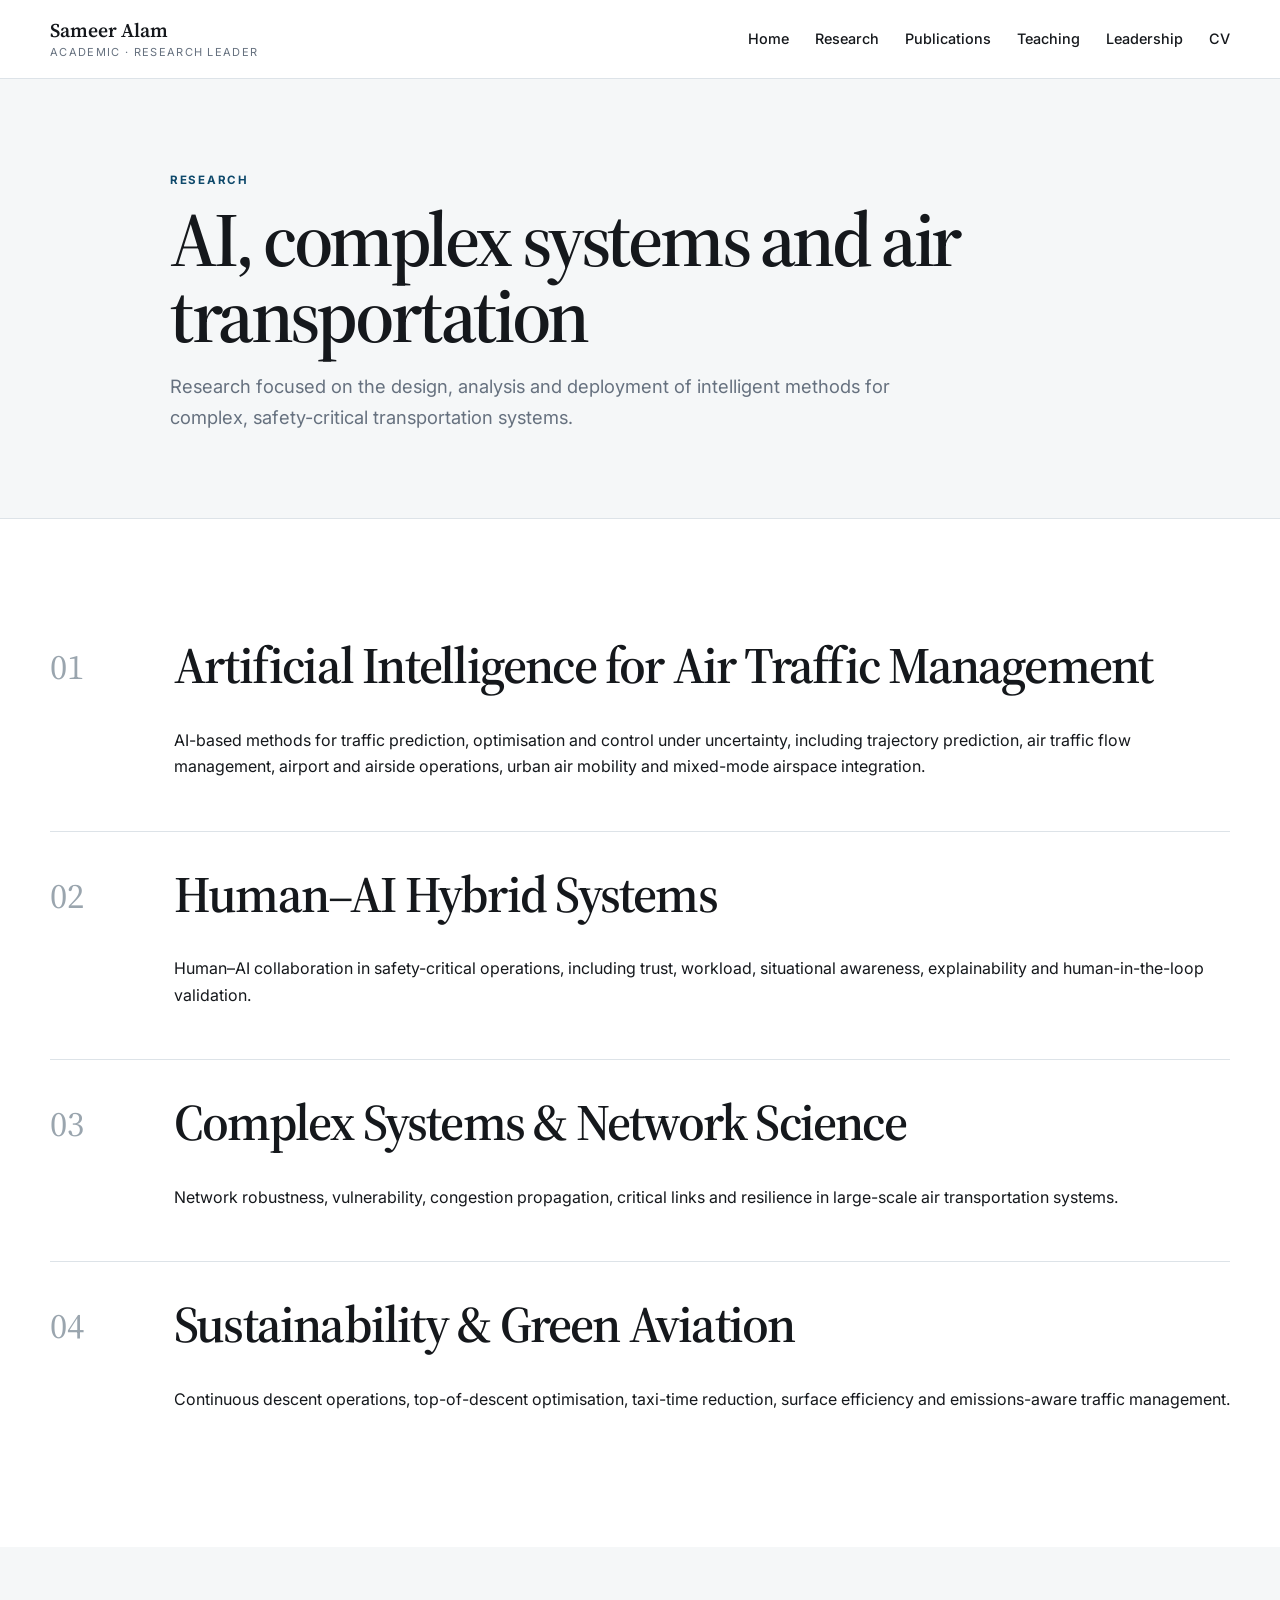
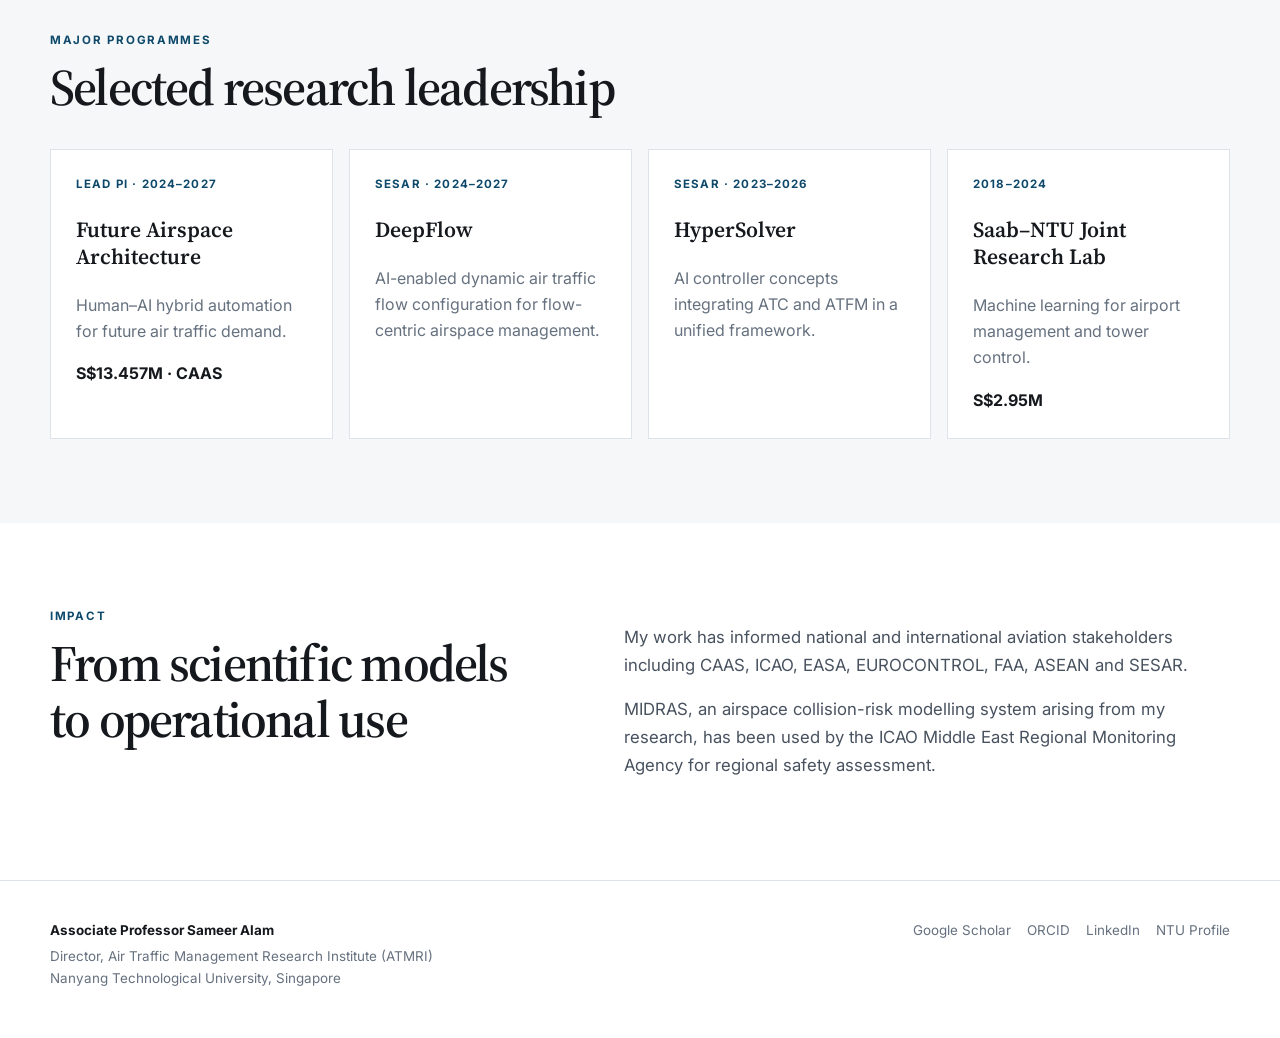
<file: research.html>
<!doctype html>
<html lang="en">
<head>
<meta charset="utf-8">
<meta name="viewport" content="width=device-width, initial-scale=1">
<meta name="description" content="Research themes and major programmes of Associate Professor Sameer Alam.">
<title>Research | Sameer Alam</title>
<link rel="preconnect" href="https://fonts.googleapis.com">
<link rel="preconnect" href="https://fonts.gstatic.com" crossorigin>
<link href="https://fonts.googleapis.com/css2?family=Inter:wght@400;500;600;700&family=Source+Serif+4:opsz,wght@8..60,500;8..60,600&display=swap" rel="stylesheet">
<link rel="stylesheet" href="styles.css">
</head>
<body>

<header class="site-header">
  <div class="shell nav-row">
    <a class="wordmark" href="index.html">
      <span class="wordmark-name">Sameer Alam</span>
      <span class="wordmark-role">Academic · Research Leader</span>
    </a>
    <button class="nav-toggle" aria-label="Toggle menu" onclick="document.body.classList.toggle('nav-open')">Menu</button>
    <nav class="main-nav">
      <a href="index.html">Home</a>
      <a href="research.html">Research</a>
      <a href="publications.html">Publications</a>
      <a href="teaching.html">Teaching</a>
      <a href="leadership.html">Leadership</a>
      <a href="cv.html">CV</a>
    </nav>
  </div>
</header>

<main>
<section class="page-hero">
  <div class="shell page-hero-inner">
    <div class="kicker">Research</div>
    <h1>AI, complex systems and air transportation</h1>
    <p>Research focused on the design, analysis and deployment of intelligent methods for complex, safety-critical transportation systems.</p>
  </div>
</section>

<section class="section">
  <div class="shell research-list">
    <article>
      <div class="research-number">01</div>
      <div><h2>Artificial Intelligence for Air Traffic Management</h2>
      <p>AI-based methods for traffic prediction, optimisation and control under uncertainty, including trajectory prediction, air traffic flow management, airport and airside operations, urban air mobility and mixed-mode airspace integration.</p></div>
    </article>
    <article>
      <div class="research-number">02</div>
      <div><h2>Human–AI Hybrid Systems</h2>
      <p>Human–AI collaboration in safety-critical operations, including trust, workload, situational awareness, explainability and human-in-the-loop validation.</p></div>
    </article>
    <article>
      <div class="research-number">03</div>
      <div><h2>Complex Systems & Network Science</h2>
      <p>Network robustness, vulnerability, congestion propagation, critical links and resilience in large-scale air transportation systems.</p></div>
    </article>
    <article>
      <div class="research-number">04</div>
      <div><h2>Sustainability & Green Aviation</h2>
      <p>Continuous descent operations, top-of-descent optimisation, taxi-time reduction, surface efficiency and emissions-aware traffic management.</p></div>
    </article>
  </div>
</section>

<section class="section section-soft">
  <div class="shell">
    <div class="eyebrow">Major programmes</div>
    <h2>Selected research leadership</h2>
    <div class="programme-grid">
      <article><div class="programme-meta">Lead PI · 2024–2027</div><h3>Future Airspace Architecture</h3><p>Human–AI hybrid automation for future air traffic demand.</p><strong>S$13.457M · CAAS</strong></article>
      <article><div class="programme-meta">SESAR · 2024–2027</div><h3>DeepFlow</h3><p>AI-enabled dynamic air traffic flow configuration for flow-centric airspace management.</p></article>
      <article><div class="programme-meta">SESAR · 2023–2026</div><h3>HyperSolver</h3><p>AI controller concepts integrating ATC and ATFM in a unified framework.</p></article>
      <article><div class="programme-meta">2018–2024</div><h3>Saab–NTU Joint Research Lab</h3><p>Machine learning for airport management and tower control.</p><strong>S$2.95M</strong></article>
    </div>
  </div>
</section>

<section class="section">
  <div class="shell two-col">
    <div><div class="eyebrow">Impact</div><h2>From scientific models to operational use</h2></div>
    <div>
      <p>My work has informed national and international aviation stakeholders including CAAS, ICAO, EASA, EUROCONTROL, FAA, ASEAN and SESAR.</p>
      <p>MIDRAS, an airspace collision-risk modelling system arising from my research, has been used by the ICAO Middle East Regional Monitoring Agency for regional safety assessment.</p>
    </div>
  </div>
</section>
</main>

<footer class="site-footer">
  <div class="shell footer-grid">
    <div>
      <div class="footer-name">Associate Professor Sameer Alam</div>
      <div>Director, Air Traffic Management Research Institute (ATMRI)</div>
      <div>Nanyang Technological University, Singapore</div>
    </div>
    <div class="footer-links">
      <a href="https://scholar.google.com/citations?user=5W6FyV0AAAAJ&hl=en" target="_blank" rel="noopener">Google Scholar</a>
      <a href="https://orcid.org/0000-0002-7379-8223" target="_blank" rel="noopener">ORCID</a>
      <a href="https://sg.linkedin.com/in/dr-sameer-alam-151388a1" target="_blank" rel="noopener">LinkedIn</a>
      <a href="https://www.ntu.edu.sg/atmri/about-us/our-people" target="_blank" rel="noopener">NTU Profile</a>
    </div>
  </div>
</footer>
</body>
</html>
</file>
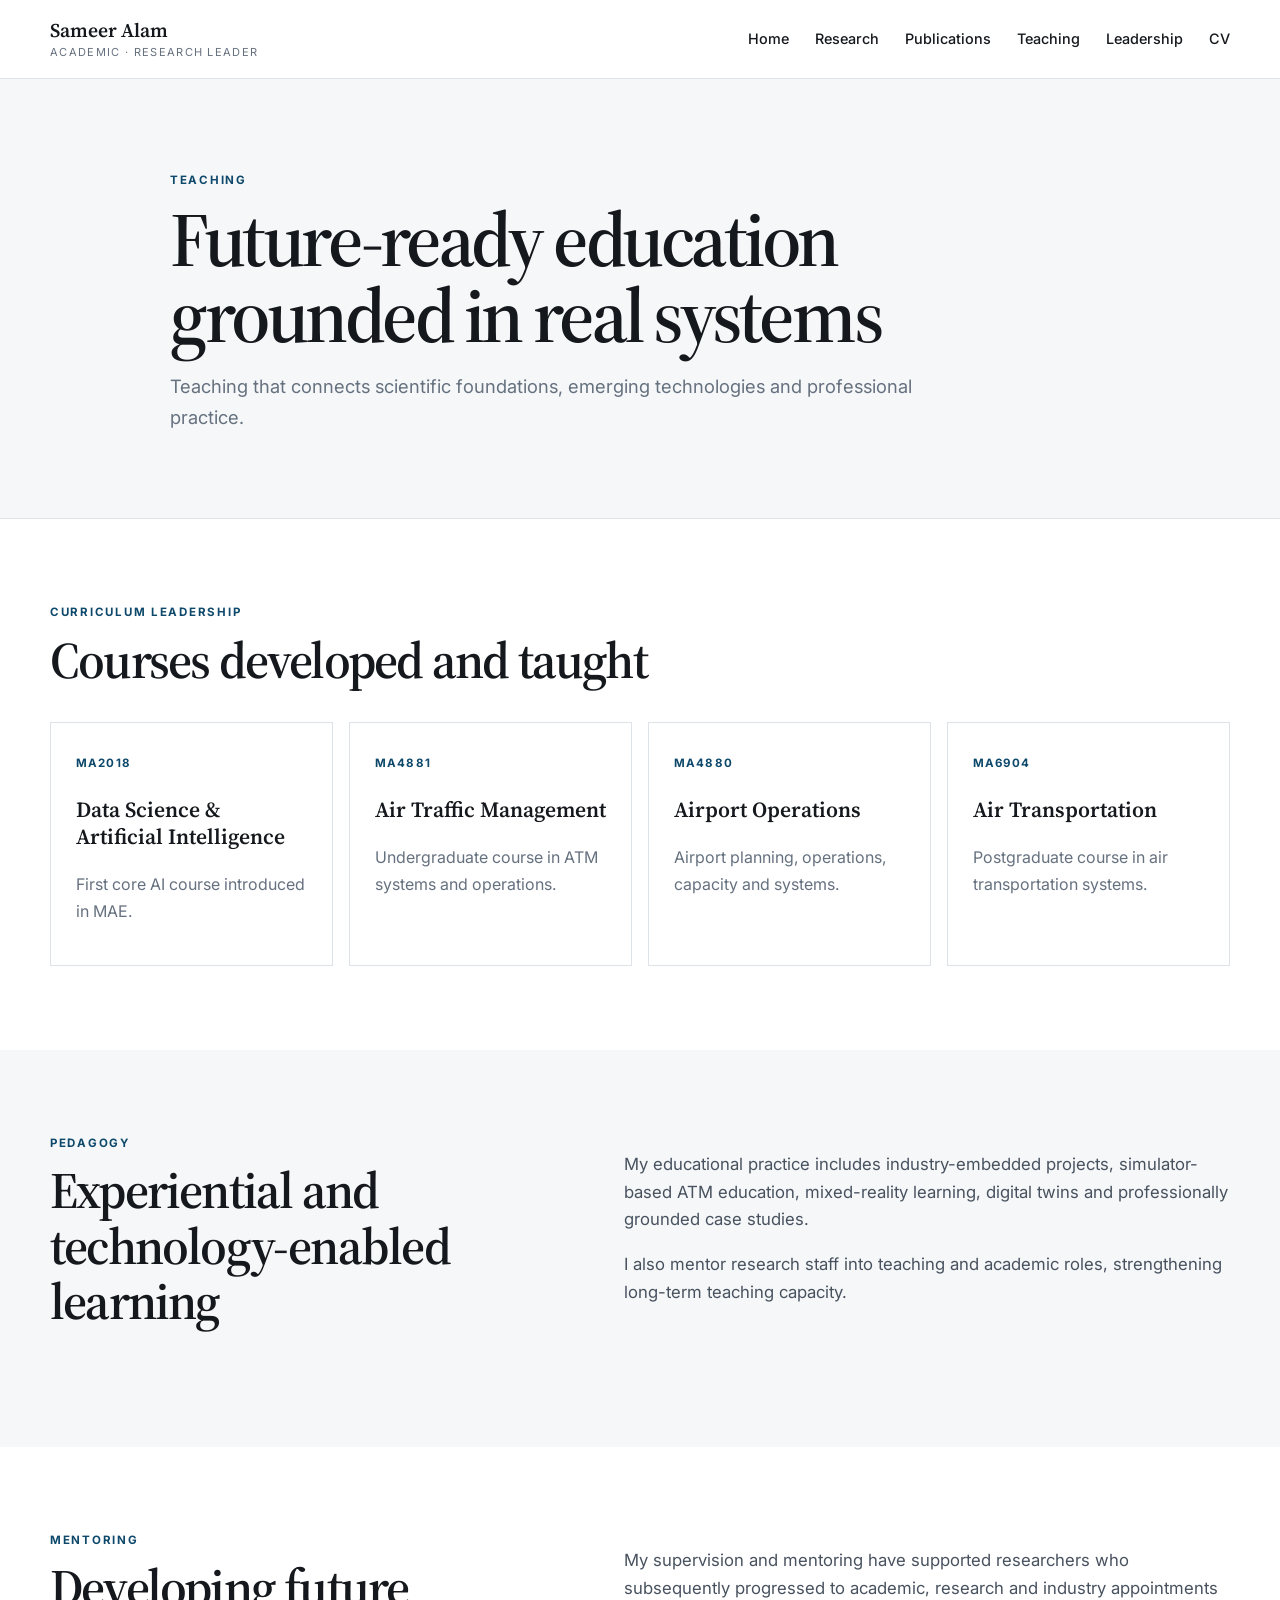
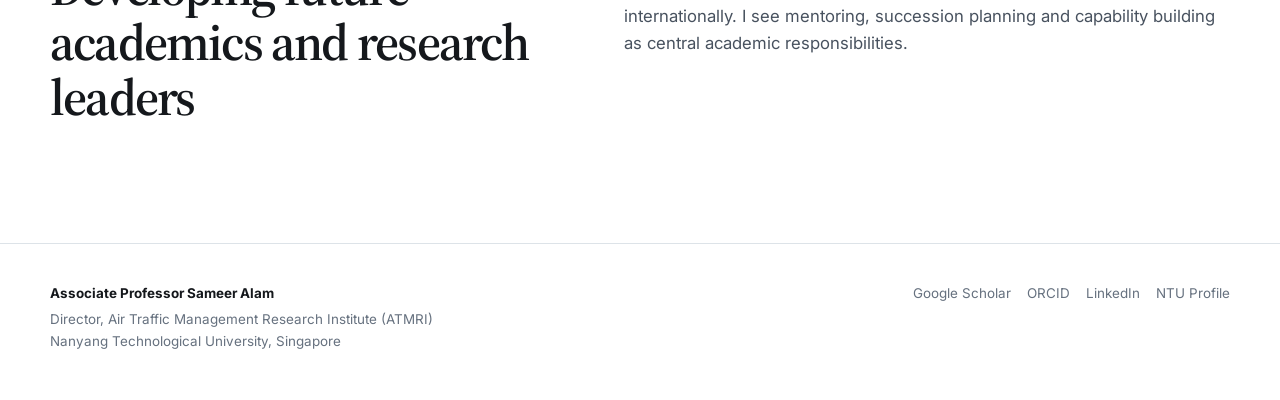
<file: teaching.html>
<!doctype html>
<html lang="en">
<head>
<meta charset="utf-8">
<meta name="viewport" content="width=device-width, initial-scale=1">
<meta name="description" content="Teaching and mentoring of Associate Professor Sameer Alam.">
<title>Teaching | Sameer Alam</title>
<link rel="preconnect" href="https://fonts.googleapis.com">
<link rel="preconnect" href="https://fonts.gstatic.com" crossorigin>
<link href="https://fonts.googleapis.com/css2?family=Inter:wght@400;500;600;700&family=Source+Serif+4:opsz,wght@8..60,500;8..60,600&display=swap" rel="stylesheet">
<link rel="stylesheet" href="styles.css">
</head>
<body>

<header class="site-header">
  <div class="shell nav-row">
    <a class="wordmark" href="index.html">
      <span class="wordmark-name">Sameer Alam</span>
      <span class="wordmark-role">Academic · Research Leader</span>
    </a>
    <button class="nav-toggle" aria-label="Toggle menu" onclick="document.body.classList.toggle('nav-open')">Menu</button>
    <nav class="main-nav">
      <a href="index.html">Home</a>
      <a href="research.html">Research</a>
      <a href="publications.html">Publications</a>
      <a href="teaching.html">Teaching</a>
      <a href="leadership.html">Leadership</a>
      <a href="cv.html">CV</a>
    </nav>
  </div>
</header>

<main>
<section class="page-hero">
  <div class="shell page-hero-inner">
    <div class="kicker">Teaching</div>
    <h1>Future-ready education grounded in real systems</h1>
    <p>Teaching that connects scientific foundations, emerging technologies and professional practice.</p>
  </div>
</section>

<section class="section">
  <div class="shell">
    <div class="eyebrow">Curriculum leadership</div>
    <h2>Courses developed and taught</h2>
    <div class="course-grid">
      <article><span>MA2018</span><h3>Data Science & Artificial Intelligence</h3><p>First core AI course introduced in MAE.</p></article>
      <article><span>MA4881</span><h3>Air Traffic Management</h3><p>Undergraduate course in ATM systems and operations.</p></article>
      <article><span>MA4880</span><h3>Airport Operations</h3><p>Airport planning, operations, capacity and systems.</p></article>
      <article><span>MA6904</span><h3>Air Transportation</h3><p>Postgraduate course in air transportation systems.</p></article>
    </div>
  </div>
</section>

<section class="section section-soft">
  <div class="shell two-col">
    <div><div class="eyebrow">Pedagogy</div><h2>Experiential and technology-enabled learning</h2></div>
    <div><p>My educational practice includes industry-embedded projects, simulator-based ATM education, mixed-reality learning, digital twins and professionally grounded case studies.</p><p>I also mentor research staff into teaching and academic roles, strengthening long-term teaching capacity.</p></div>
  </div>
</section>

<section class="section">
  <div class="shell two-col">
    <div><div class="eyebrow">Mentoring</div><h2>Developing future academics and research leaders</h2></div>
    <div><p>My supervision and mentoring have supported researchers who subsequently progressed to academic, research and industry appointments internationally. I see mentoring, succession planning and capability building as central academic responsibilities.</p></div>
  </div>
</section>
</main>

<footer class="site-footer">
  <div class="shell footer-grid">
    <div>
      <div class="footer-name">Associate Professor Sameer Alam</div>
      <div>Director, Air Traffic Management Research Institute (ATMRI)</div>
      <div>Nanyang Technological University, Singapore</div>
    </div>
    <div class="footer-links">
      <a href="https://scholar.google.com/citations?user=5W6FyV0AAAAJ&hl=en" target="_blank" rel="noopener">Google Scholar</a>
      <a href="https://orcid.org/0000-0002-7379-8223" target="_blank" rel="noopener">ORCID</a>
      <a href="https://sg.linkedin.com/in/dr-sameer-alam-151388a1" target="_blank" rel="noopener">LinkedIn</a>
      <a href="https://www.ntu.edu.sg/atmri/about-us/our-people" target="_blank" rel="noopener">NTU Profile</a>
    </div>
  </div>
</footer>
</body>
</html>
</file>
<file: styles.css>
:root{
  --ink:#15181c;
  --muted:#66717f;
  --line:#dde3e8;
  --paper:#ffffff;
  --soft:#f5f7f8;
  --accent:#0e496b;
  --accent-soft:#eaf2f6;
  --warm:#f4f1eb;
  --max:1180px;
}
*{box-sizing:border-box}
html{scroll-behavior:smooth}
body{margin:0;background:var(--paper);color:var(--ink);font-family:Inter,Arial,sans-serif;line-height:1.65}
a{color:inherit;text-decoration:none}
a:hover{text-decoration:underline}
.shell{width:min(calc(100% - 44px),var(--max));margin:auto}
.site-header{position:sticky;top:0;z-index:50;background:rgba(255,255,255,.96);backdrop-filter:blur(14px);border-bottom:1px solid var(--line)}
.nav-row{min-height:78px;display:flex;align-items:center;justify-content:space-between;gap:28px}
.wordmark{display:flex;flex-direction:column;line-height:1.12}
.wordmark-name{font-family:"Source Serif 4",serif;font-size:1.22rem;font-weight:600}
.wordmark-role{font-size:.69rem;text-transform:uppercase;letter-spacing:.12em;color:var(--muted);margin-top:4px}
.main-nav{display:flex;gap:26px;align-items:center}
.main-nav a{font-size:.9rem;font-weight:500}
.nav-toggle{display:none;border:0;background:none;font-weight:700}
.hero{padding:72px 0 86px;background:linear-gradient(180deg,#fbfcfc 0,#fff 100%)}
.hero-grid{display:grid;grid-template-columns:.76fr 1.25fr;gap:72px;align-items:center}
.hero-photo-wrap{position:relative}
.hero-photo-wrap:before{content:"";position:absolute;inset:-18px 18px 18px -18px;background:var(--accent-soft);z-index:0}
.hero-photo{width:100%;max-height:600px;object-fit:cover;object-position:center 24%;display:block;position:relative;z-index:1;filter:saturate(.92)}
.kicker,.eyebrow{font-size:.72rem;letter-spacing:.15em;text-transform:uppercase;font-weight:700;color:var(--accent)}
h1,h2,h3{font-family:"Source Serif 4",Georgia,serif;font-weight:600}
h1{font-size:clamp(3rem,6vw,5.8rem);line-height:.98;letter-spacing:-.045em;margin:.16em 0 .24em}
h2{font-size:clamp(2rem,4vw,3.5rem);line-height:1.08;letter-spacing:-.035em;margin:.2em 0 .65em}
h3{font-size:1.35rem;line-height:1.25}
.hero-role{font-size:1.06rem;font-weight:600;color:#33404c;margin:0 0 20px}
.hero-summary{font-size:1.13rem;color:var(--muted);max-width:760px}
.hero-actions{display:flex;gap:12px;flex-wrap:wrap;margin:28px 0 20px}
.btn{display:inline-block;padding:11px 16px;border:1px solid var(--line);font-weight:650;font-size:.92rem}
.btn:hover{text-decoration:none;transform:translateY(-1px)}
.btn-dark{background:var(--ink);color:#fff;border-color:var(--ink)}
.btn-light{background:#fff}
.profile-links{display:flex;gap:17px;flex-wrap:wrap;font-size:.84rem;color:var(--muted)}
.stats-band{background:var(--ink);color:white;padding:34px 0 24px}
.stats-grid{display:grid;grid-template-columns:repeat(4,1fr)}
.stats-grid>div{padding:4px 28px;border-left:1px solid rgba(255,255,255,.18)}
.stats-grid>div:first-child{border-left:0;padding-left:0}
.stats-grid strong{display:block;font-family:"Source Serif 4",serif;font-size:2.25rem}
.stats-grid span{display:block;color:#c8d0d7;font-size:.85rem}
.stats-note{font-size:.72rem;color:#9fa9b3;margin-top:14px}
.section{padding:84px 0}
.section-soft{background:var(--soft)}
.section-accent{background:var(--warm)}
.intro-grid,.two-col{display:grid;grid-template-columns:.9fr 1.1fr;gap:78px;align-items:start}
.intro-copy,.two-col>div:last-child{font-size:1.05rem;color:#48525f}
.arrow-link{font-weight:650;color:var(--accent)}
.feature-grid,.programme-grid,.course-grid,.service-grid{display:grid;grid-template-columns:repeat(4,1fr);gap:16px;margin-top:34px}
.feature-card,.programme-grid article,.course-grid article,.service-grid article{background:white;border:1px solid var(--line);padding:25px;min-height:210px}
.feature-card>span,.course-grid article>span,.programme-meta{font-size:.72rem;letter-spacing:.1em;text-transform:uppercase;color:var(--accent);font-weight:700}
.feature-card p,.programme-grid p,.course-grid p,.service-grid p{color:var(--muted)}
.quote-block{max-width:920px}
blockquote{font-family:"Source Serif 4",serif;font-size:clamp(2rem,4vw,3.5rem);line-height:1.15;margin:16px 0 0;letter-spacing:-.03em}
.page-hero{padding:92px 0 68px;background:var(--soft);border-bottom:1px solid var(--line)}
.page-hero-inner{max-width:940px}
.page-hero p{font-size:1.15rem;color:var(--muted);max-width:760px}
.research-list article{display:grid;grid-template-columns:100px 1fr;gap:24px;padding:35px 0;border-bottom:1px solid var(--line)}
.research-list article:last-child{border-bottom:0}
.research-number{font-family:"Source Serif 4",serif;font-size:2.2rem;color:#9aa5ae}
.research-list h2{margin-top:0}
.timeline{max-width:900px}
.timeline article{display:grid;grid-template-columns:150px 1fr;gap:26px;padding:26px 0;border-bottom:1px solid var(--line)}
.timeline .year{font-size:.85rem;color:var(--accent);font-weight:700}
.timeline h3{margin:0 0 6px}
.timeline p{margin:0;color:var(--muted)}
.cv-list>div{padding:18px 0;border-bottom:1px solid var(--line)}
.cv-list span{display:block;font-size:.78rem;color:var(--accent);font-weight:700}
.cv-list strong{display:block;margin-top:3px}
.cv-list p{margin:2px 0 0;color:var(--muted)}
.pub-list{max-width:1040px;padding-left:1.2rem}
.pub-list li{padding:0 0 14px 4px;margin-bottom:14px;border-bottom:1px solid #edf0f2;font-size:.92rem}
.publication-stats{display:flex;gap:12px;flex-wrap:wrap;margin-bottom:32px}
.publication-stats span{background:var(--soft);padding:7px 11px;border-radius:100px;font-size:.82rem;font-weight:650}
.site-footer{border-top:1px solid var(--line);padding:38px 0 48px;color:var(--muted);font-size:.84rem}
.footer-grid{display:flex;justify-content:space-between;gap:36px}
.footer-name{color:var(--ink);font-weight:700;margin-bottom:4px}
.footer-links{display:flex;gap:16px;flex-wrap:wrap;justify-content:flex-end;align-content:flex-start}
details{margin-top:20px}
summary{cursor:pointer;font-weight:700}
@media(max-width:900px){
 .hero-grid,.intro-grid,.two-col{grid-template-columns:1fr}
 .feature-grid,.programme-grid,.course-grid,.service-grid{grid-template-columns:repeat(2,1fr)}
 .stats-grid{grid-template-columns:repeat(2,1fr);gap:20px}
 .stats-grid>div{border-left:0;padding:0}
 .main-nav{display:none}
 .nav-toggle{display:block}
 .nav-open .main-nav{display:flex;position:absolute;left:0;right:0;top:78px;background:#fff;border-bottom:1px solid var(--line);padding:20px 22px;flex-direction:column;align-items:flex-start}
 .hero-photo{max-height:520px}
}
@media(max-width:600px){
 .feature-grid,.programme-grid,.course-grid,.service-grid,.stats-grid{grid-template-columns:1fr}
 .hero{padding-top:44px}
 .research-list article{grid-template-columns:1fr}
 .research-number{font-size:1.4rem}
 .footer-grid{display:block}
 .footer-links{justify-content:flex-start;margin-top:18px}
}
</file>
